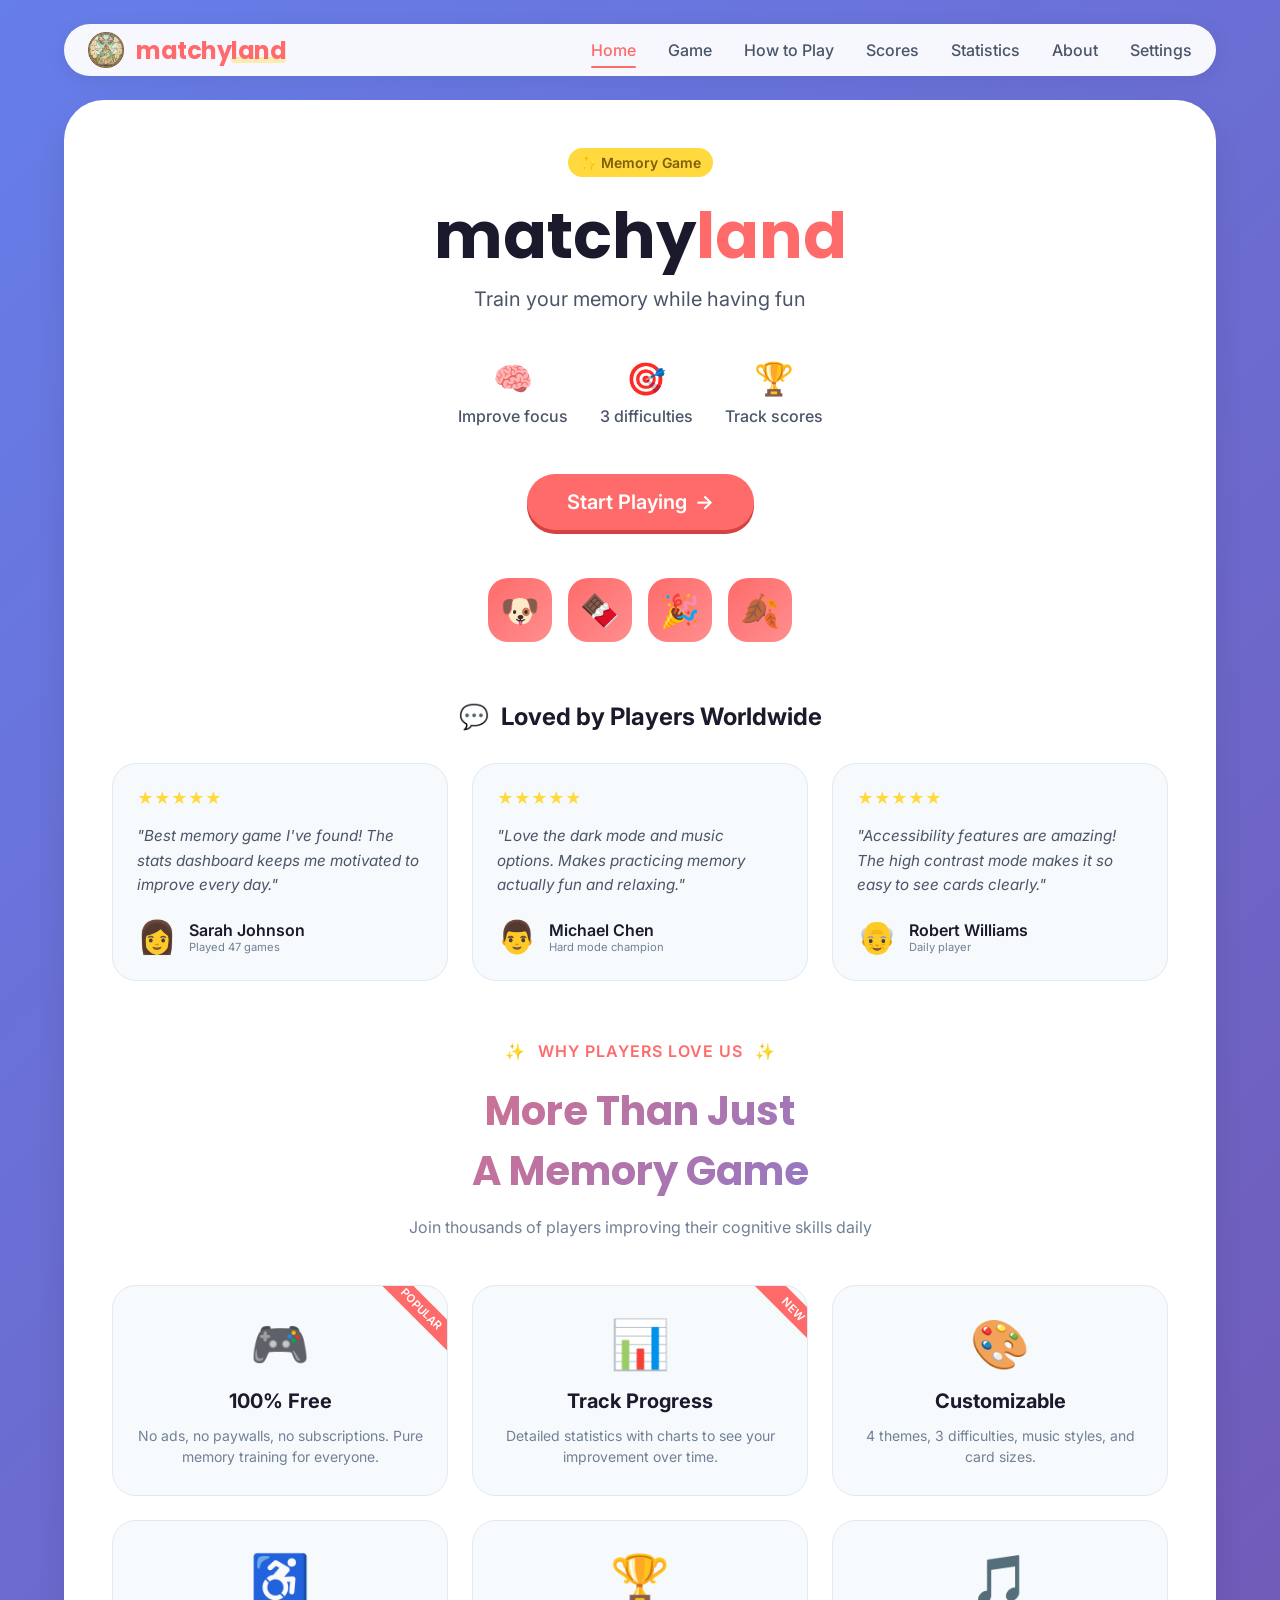
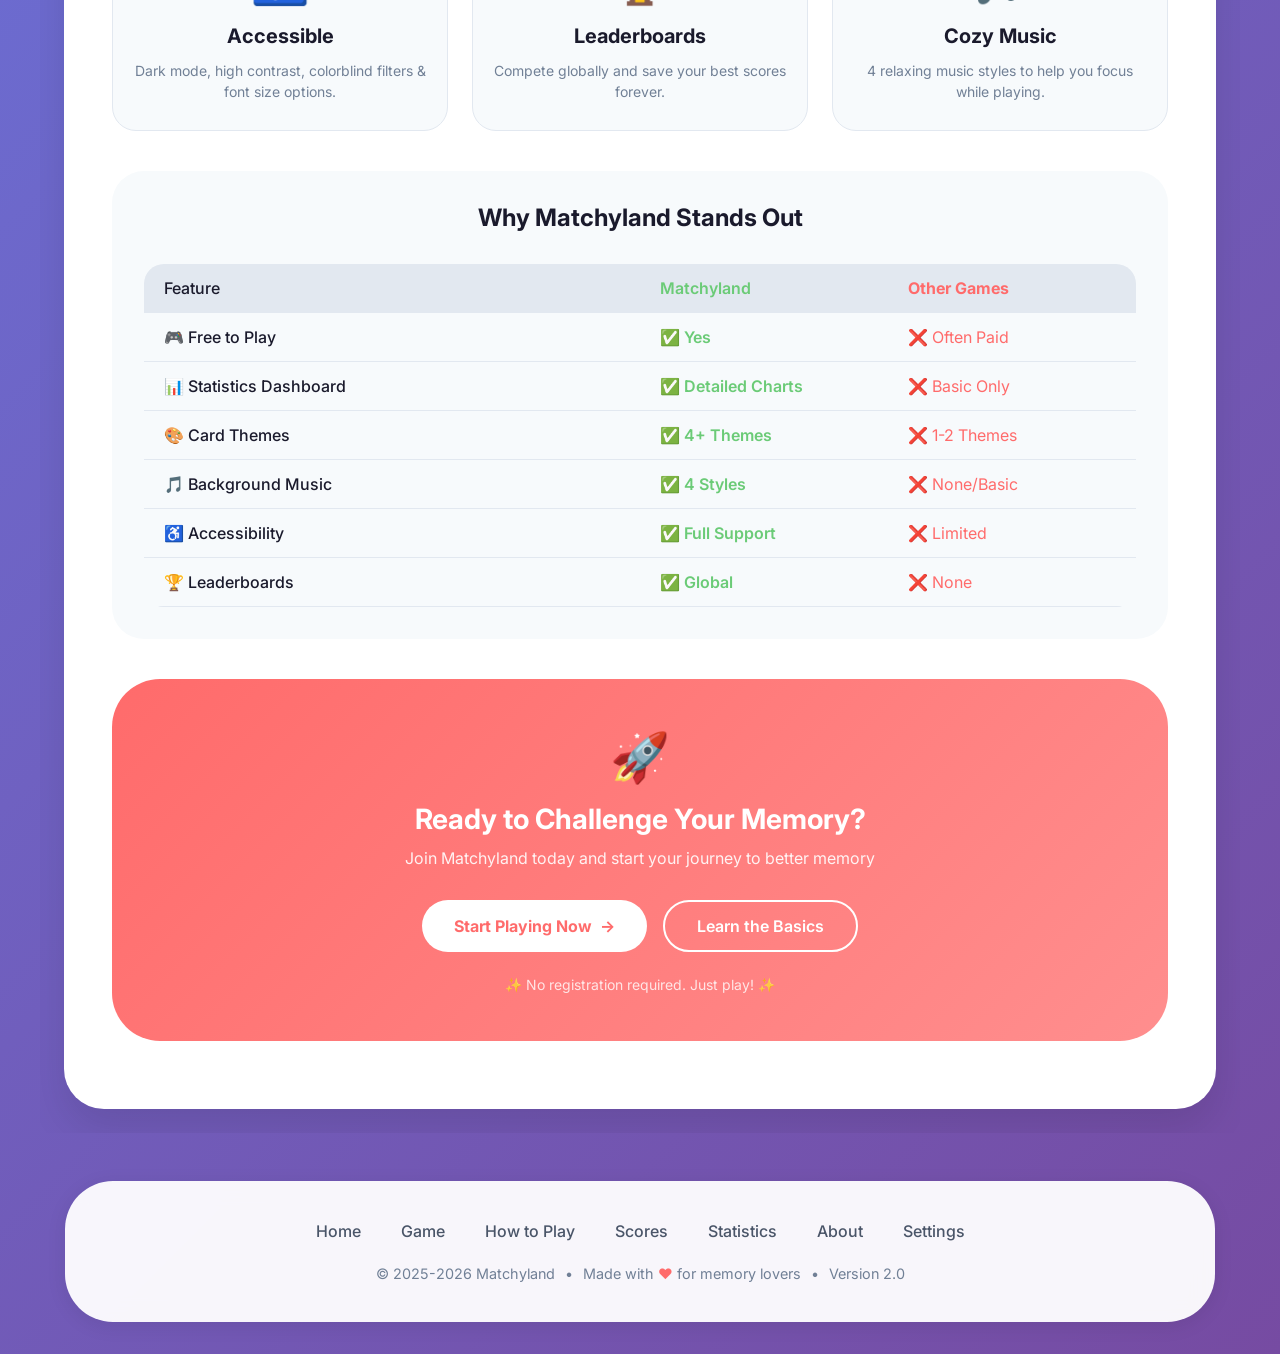
<file: index.html>
<!DOCTYPE html>
<html lang="en">
<head>
    <meta charset="UTF-8">
    <meta name="viewport" content="width=device-width, initial-scale=1.0, user-scalable=yes">
    <title>Matchyland · Memory Card Game</title>
    <link rel="icon" href="Matchyland_Logo.png">
    <link rel="stylesheet" href="style.css">
</head>
<body>
    <div class="app">
        <!-- Navigation -->
        <nav class="nav">
            <div class="nav-container">
                <a href="index.html" class="logo">
                    <img src="Matchyland_Logo.png" alt="Matchyland Logo" class="logo-img">
                    <span class="logo-text">matchy<span class="highlight">land</span></span>
                </a>
                <button class="mobile-menu-btn" id="mobileMenuBtn" aria-label="Menu">☰</button>
                <div class="nav-links" id="navLinks">
                    <a href="index.html" class="nav-link active">Home</a>
                    <a href="game.html" class="nav-link">Game</a>
                    <a href="howto.html" class="nav-link">How to Play</a>
                    <a href="scores.html" class="nav-link">Scores</a>
                    <a href="stats.html" class="nav-link">Statistics</a>
                    <a href="about.html" class="nav-link">About</a>
                    <a href="settings.html" class="nav-link">Settings</a>
                </div>
            </div>
        </nav>

        <!-- Home Content -->
        <main class="main">
            <div class="home">
                <div class="home-content">
                    <span class="badge">✨ Memory Game</span>
                    <h1 class="home-title">
                        matchy<span class="highlight">land</span>
                    </h1>
                    <p class="home-subtitle">
                        Train your memory while having fun
                    </p>
                    
                    <div class="feature-grid">
                        <div class="feature-item">
                            <span class="feature-emoji">🧠</span>
                            <span class="feature-text">Improve focus</span>
                        </div>
                        <div class="feature-item">
                            <span class="feature-emoji">🎯</span>
                            <span class="feature-text">3 difficulties</span>
                        </div>
                        <div class="feature-item">
                            <span class="feature-emoji">🏆</span>
                            <span class="feature-text">Track scores</span>
                        </div>
                    </div>

                    <a href="game.html" class="btn btn-primary btn-large">
                        Start Playing
                        <span class="btn-arrow">→</span>
                    </a>

                    <div class="preview-cards">
                        <div class="preview-card">🐶</div>
                        <div class="preview-card">🍫</div>
                        <div class="preview-card">🎉</div>
                        <div class="preview-card">🍂</div>
                    </div>
                </div>
            </div>

            <div class="testimonials-section">
                <div class="testimonials-header">
                    <span class="testimonials-icon">💬</span>
                    <h3>Loved by Players Worldwide</h3>
                </div>
                <div class="testimonials-grid">
                    <div class="testimonial-card">
                        <div class="testimonial-stars">★★★★★</div>
                        <p class="testimonial-quote">"Best memory game I've found! The stats dashboard keeps me motivated to improve every day."</p>
                        <div class="testimonial-user">
                            <span class="user-avatar">👩</span>
                            <div>
                                <div class="user-name">Sarah Johnson</div>
                                <div class="user-title">Played 47 games</div>
                            </div>
                        </div>
                    </div>
                    <div class="testimonial-card">
                        <div class="testimonial-stars">★★★★★</div>
                        <p class="testimonial-quote">"Love the dark mode and music options. Makes practicing memory actually fun and relaxing."</p>
                        <div class="testimonial-user">
                            <span class="user-avatar">👨</span>
                            <div>
                                <div class="user-name">Michael Chen</div>
                                <div class="user-title">Hard mode champion</div>
                            </div>
                        </div>
                    </div>
                    <div class="testimonial-card">
                        <div class="testimonial-stars">★★★★★</div>
                        <p class="testimonial-quote">"Accessibility features are amazing! The high contrast mode makes it so easy to see cards clearly."</p>
                        <div class="testimonial-user">
                            <span class="user-avatar">👴</span>
                            <div>
                                <div class="user-name">Robert Williams</div>
                                <div class="user-title">Daily player</div>
                            </div>
                        </div>
                    </div>
                </div>
            </div>

            <div class="why-choose-us">
                <div class="section-badge">
                    <span class="badge-sparkle">✨</span>
                    WHY PLAYERS LOVE US
                    <span class="badge-sparkle">✨</span>
                </div>
                <h2 class="section-main-title">More Than Just<br>A Memory Game</h2>
                <p class="section-subtitle">Join thousands of players improving their cognitive skills daily</p>
                
                <div class="choose-grid">
                    <div class="choose-card">
                        <div class="choose-icon">🎮</div>
                        <h3>100% Free</h3>
                        <p>No ads, no paywalls, no subscriptions. Pure memory training for everyone.</p>
                        <div class="card-badge">POPULAR</div>
                    </div>
                    <div class="choose-card">
                        <div class="choose-icon">📊</div>
                        <h3>Track Progress</h3>
                        <p>Detailed statistics with charts to see your improvement over time.</p>
                        <div class="card-badge">NEW</div>
                    </div>
                    <div class="choose-card">
                        <div class="choose-icon">🎨</div>
                        <h3>Customizable</h3>
                        <p>4 themes, 3 difficulties, music styles, and card sizes.</p>
                    </div>
                    <div class="choose-card">
                        <div class="choose-icon">♿</div>
                        <h3>Accessible</h3>
                        <p>Dark mode, high contrast, colorblind filters & font size options.</p>
                    </div>
                    <div class="choose-card">
                        <div class="choose-icon">🏆</div>
                        <h3>Leaderboards</h3>
                        <p>Compete globally and save your best scores forever.</p>
                    </div>
                    <div class="choose-card">
                        <div class="choose-icon">🎵</div>
                        <h3>Cozy Music</h3>
                        <p>4 relaxing music styles to help you focus while playing.</p>
                    </div>
                </div>
            </div>

            <div class="comparison-section">
                <h3 class="comparison-title">Why Matchyland Stands Out</h3>
                <div class="comparison-table">
                    <div class="comparison-row header">
                        <div class="comparison-feature">Feature</div>
                        <div class="comparison-us">Matchyland</div>
                        <div class="comparison-other">Other Games</div>
                    </div>
                    <div class="comparison-row">
                        <div class="comparison-feature">🎮 Free to Play</div>
                        <div class="comparison-us">✅ Yes</div>
                        <div class="comparison-other">❌ Often Paid</div>
                    </div>
                    <div class="comparison-row">
                        <div class="comparison-feature">📊 Statistics Dashboard</div>
                        <div class="comparison-us">✅ Detailed Charts</div>
                        <div class="comparison-other">❌ Basic Only</div>
                    </div>
                    <div class="comparison-row">
                        <div class="comparison-feature">🎨 Card Themes</div>
                        <div class="comparison-us">✅ 4+ Themes</div>
                        <div class="comparison-other">❌ 1-2 Themes</div>
                    </div>
                    <div class="comparison-row">
                        <div class="comparison-feature">🎵 Background Music</div>
                        <div class="comparison-us">✅ 4 Styles</div>
                        <div class="comparison-other">❌ None/Basic</div>
                    </div>
                    <div class="comparison-row">
                        <div class="comparison-feature">♿ Accessibility</div>
                        <div class="comparison-us">✅ Full Support</div>
                        <div class="comparison-other">❌ Limited</div>
                    </div>
                    <div class="comparison-row">
                        <div class="comparison-feature">🏆 Leaderboards</div>
                        <div class="comparison-us">✅ Global</div>
                        <div class="comparison-other">❌ None</div>
                    </div>
                </div>
            </div>

            <!-- ===== SECTION 5: Call to Action Banner ===== -->
            <div class="final-cta">
                <div class="final-cta-content">
                    <div class="final-cta-icon">🚀</div>
                    <h3 class="final-cta-title">Ready to Challenge Your Memory?</h3>
                    <p class="final-cta-text">Join Matchyland today and start your journey to better memory</p>
                    <div class="final-cta-buttons">
                        <a href="game.html" class="final-cta-primary">
                            Start Playing Now
                            <span class="arrow">→</span>
                        </a>
                        <a href="howto.html" class="final-cta-secondary">
                            Learn the Basics
                        </a>
                    </div>
                    <p class="final-cta-note">✨ No registration required. Just play! ✨</p>
                </div>
            </div>

        </main>
    </div>

    <script src="shared.js"></script>

    <footer class="simple-footer">
        <div class="footer-links-simple">
            <a href="index.html">Home</a>
            <a href="game.html">Game</a>
            <a href="howto.html">How to Play</a>
            <a href="scores.html">Scores</a>
            <a href="stats.html">Statistics</a>
            <a href="about.html">About</a>
            <a href="settings.html">Settings</a>
        </div>
        
        <div class="footer-copyright-simple">
            <span>© 2025-2026 Matchyland</span>
            <span>•</span>
            <span>Made with <span class="footer-heart-simple">❤️</span> for memory lovers</span>
            <span>•</span>
            <span>Version 2.0</span>
        </div>
    </footer>
    
</body>
</html>
</file>
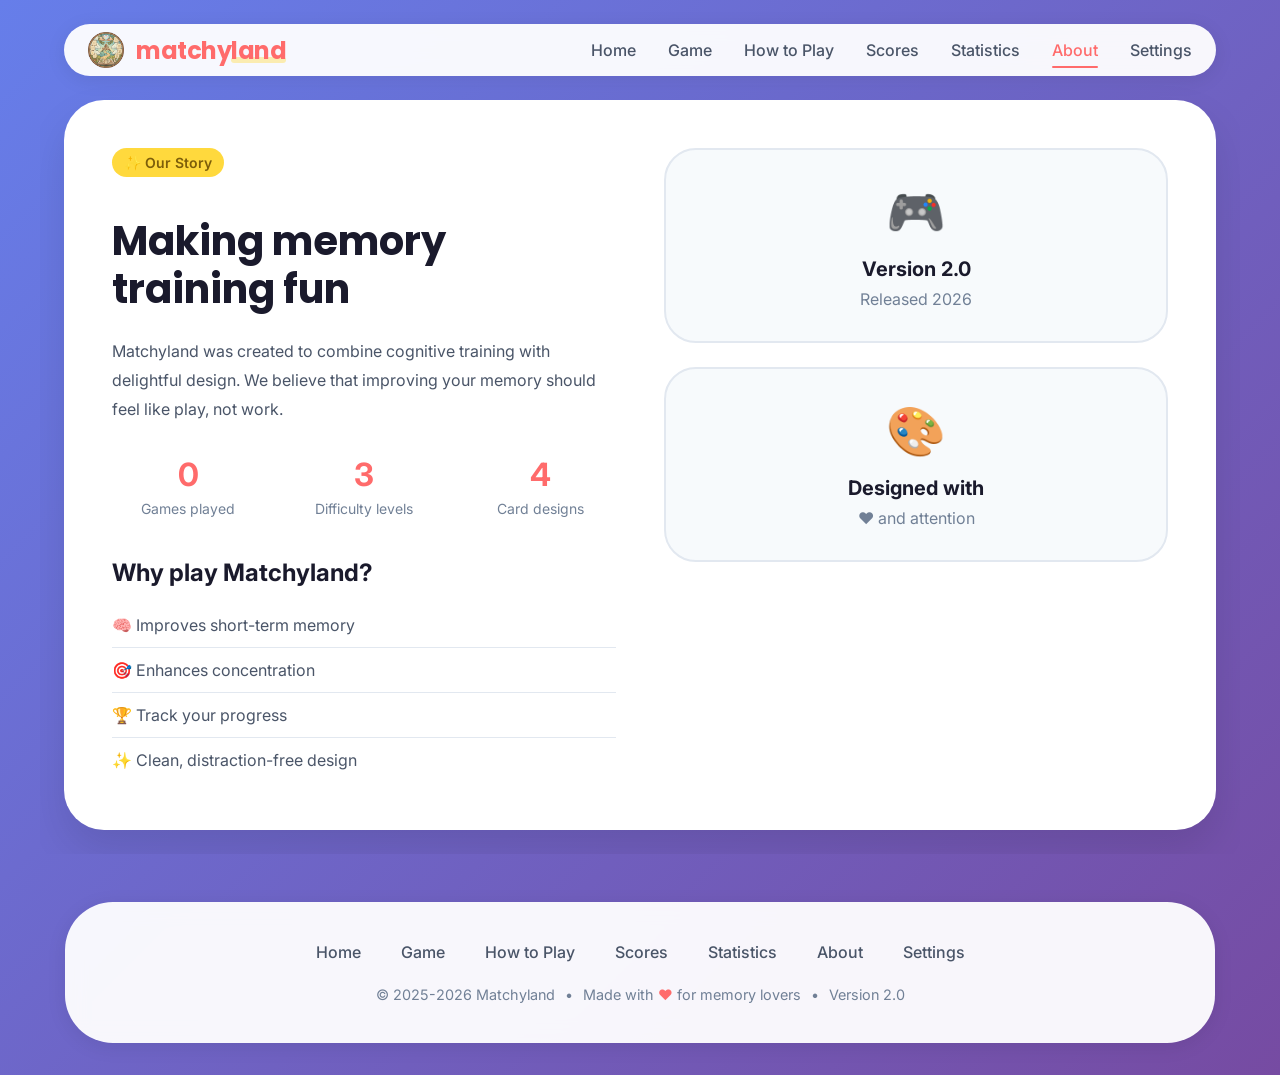
<file: about.html>
<!DOCTYPE html>
<html lang="en">
<head>
    <meta charset="UTF-8">
    <meta name="viewport" content="width=device-width, initial-scale=1.0, user-scalable=yes">
    <title>Matchyland · About</title>
    <link rel="icon" href="Matchyland_Logo.png">
    <link rel="stylesheet" href="style.css">
</head>
<body>
    <div class="app">
        <!-- Navigation -->
        <nav class="nav">
            <div class="nav-container">
                <a href="index.html" class="logo">
                    <img src="Matchyland_Logo.png" alt="Matchyland Logo" class="logo-img">
                    <span class="logo-text">matchy<span class="highlight">land</span></span>
                </a>
                <button class="mobile-menu-btn" id="mobileMenuBtn" aria-label="Menu">☰</button>
                <div class="nav-links" id="navLinks">
                    <a href="index.html" class="nav-link">Home</a>
                    <a href="game.html" class="nav-link">Game</a>
                    <a href="howto.html" class="nav-link">How to Play</a>
                    <a href="scores.html" class="nav-link">Scores</a>
                    <a href="stats.html" class="nav-link">Statistics</a>
                    <a href="about.html" class="nav-link active">About</a>
                    <a href="settings.html" class="nav-link">Settings</a>
                </div>
            </div>
        </nav>

        <!-- About Content -->
        <main class="main">
            <div class="about-grid">
                <div class="about-content">
                    <span class="badge">✨ Our Story</span>
                    <h1 class="about-title">Making memory training fun</h1>
                    <p class="about-text">
                        Matchyland was created to combine cognitive training with 
                        delightful design. We believe that improving your memory 
                        should feel like play, not work.
                    </p>
                    
                    <div class="stats-mini-grid">
                        <div class="mini-stat">
                            <span class="mini-stat-value" id="gamesPlayed">0</span>
                            <span class="mini-stat-label">Games played</span>
                        </div>
                        <div class="mini-stat">
                            <span class="mini-stat-value">3</span>
                            <span class="mini-stat-label">Difficulty levels</span>
                        </div>
                        <div class="mini-stat">
                            <span class="mini-stat-value">4</span>
                            <span class="mini-stat-label">Card designs</span>
                        </div>
                    </div>

                    <h2 class="about-subtitle">Why play Matchyland?</h2>
                    <ul class="about-list">
                        <li class="about-list-item">🧠 Improves short-term memory</li>
                        <li class="about-list-item">🎯 Enhances concentration</li>
                        <li class="about-list-item">🏆 Track your progress</li>
                        <li class="about-list-item">✨ Clean, distraction-free design</li>
                    </ul>
                </div>

                <div class="about-illustration">
                    <div class="illustration-card">
                        <div class="illustration-icon">🎮</div>
                        <h3>Version 2.0</h3>
                        <p>Released 2026</p>
                    </div>
                    <div class="illustration-card">
                        <div class="illustration-icon">🎨</div>
                        <h3>Designed with</h3>
                        <p>♥ and attention</p>
                    </div>
                </div>
            </div>
        </main>
    </div>

    <script src="shared.js"></script>
    <script>
        // Count total games played from localStorage
        function updateGameStats() {
            const scores = localStorage.getItem('matchylandScores');
            if (scores) {
                const allScores = JSON.parse(scores);
                let totalGames = 0;
                totalGames += allScores.easy?.length || 0;
                totalGames += allScores.medium?.length || 0;
                totalGames += allScores.hard?.length || 0;
                
                const gamesPlayedSpan = document.getElementById('gamesPlayed');
                if (gamesPlayedSpan) {
                    gamesPlayedSpan.textContent = totalGames;
                }
            }
        }
        updateGameStats();
    </script>

    <footer class="simple-footer">
        <div class="footer-links-simple">
            <a href="index.html">Home</a>
            <a href="game.html">Game</a>
            <a href="howto.html">How to Play</a>
            <a href="scores.html">Scores</a>
            <a href="stats.html">Statistics</a>
            <a href="about.html">About</a>
            <a href="settings.html">Settings</a>
        </div>
        
        <div class="footer-copyright-simple">
            <span>© 2025-2026 Matchyland</span>
            <span>•</span>
            <span>Made with <span class="footer-heart-simple">❤️</span> for memory lovers</span>
            <span>•</span>
            <span>Version 2.0</span>
        </div>
    </footer>

</body>
</html>
</file>
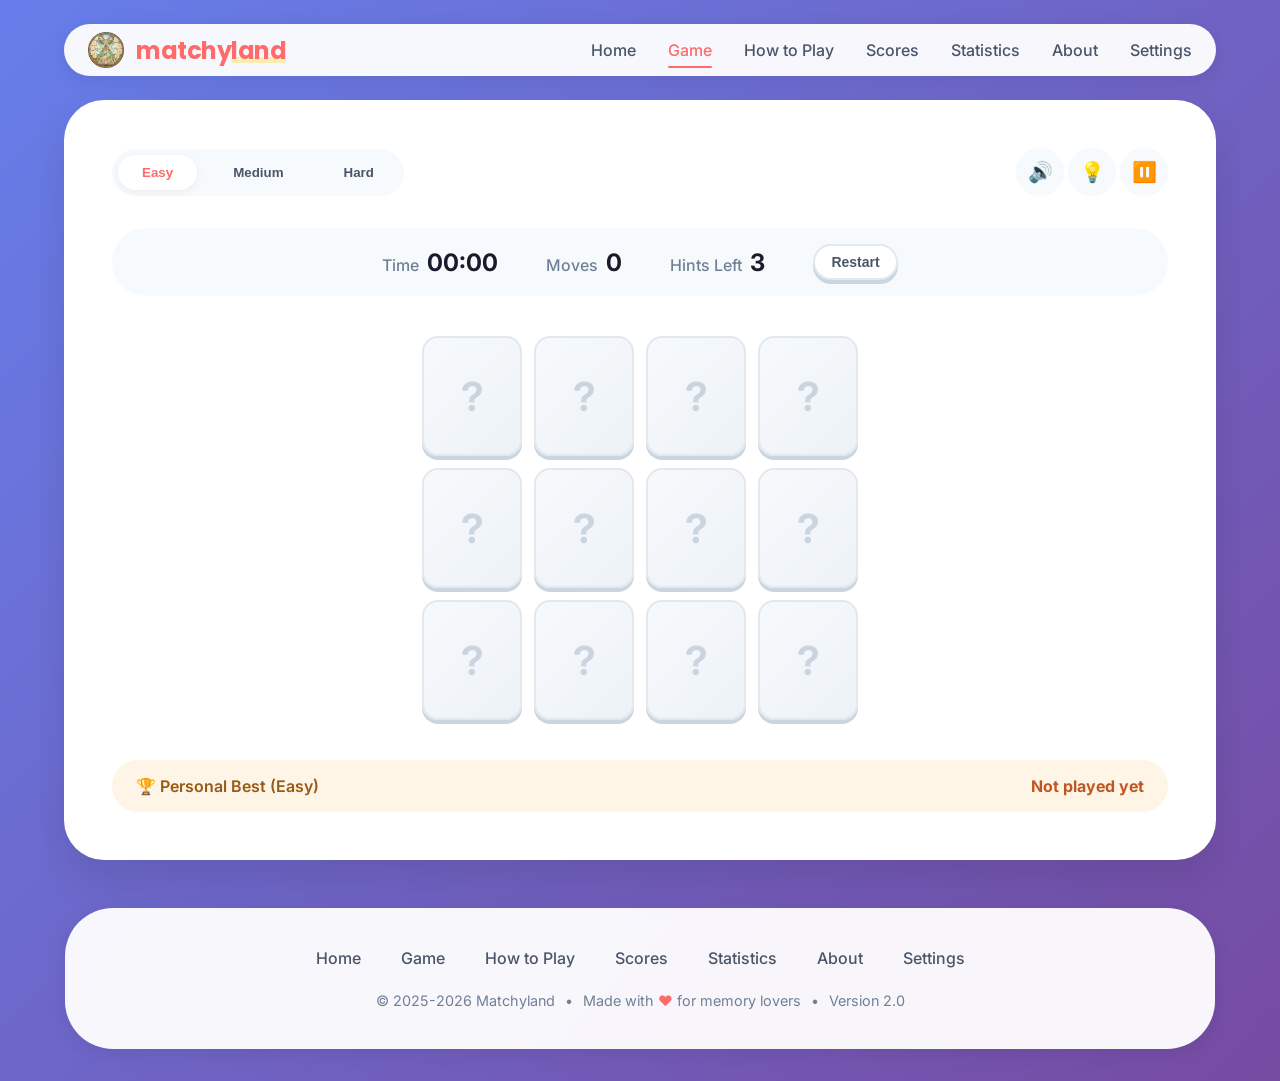
<file: game.html>
<!DOCTYPE html>
<html lang="en">
<head>
    <meta charset="UTF-8">
    <meta name="viewport" content="width=device-width, initial-scale=1.0, user-scalable=yes">
    <link rel="icon" href="Matchyland_Logo.png">
    <title>Matchyland · Play Game</title>
    <link rel="stylesheet" href="style.css">
</head>
<body>
    <div class="app">
        <!-- Navigation -->
        <nav class="nav">
            <div class="nav-container">
                <a href="index.html" class="logo">
                    <img src="Matchyland_Logo.png" alt="Matchyland Logo" class="logo-img">
                    <span class="logo-text">matchy<span class="highlight">land</span></span>
                </a>
                <button class="mobile-menu-btn" id="mobileMenuBtn" aria-label="Menu">☰</button>
                <div class="nav-links" id="navLinks">
                    <a href="index.html" class="nav-link">Home</a>
                    <a href="game.html" class="nav-link active">Game</a>
                    <a href="howto.html" class="nav-link">How to Play</a>
                    <a href="scores.html" class="nav-link">Scores</a>
                    <a href="stats.html" class="nav-link">Statistics</a>
                    <a href="about.html" class="nav-link">About</a>
                    <a href="settings.html" class="nav-link">Settings</a>
                </div>
            </div>
        </nav>

        <!-- Game Content -->
        <main class="main">
            <div class="game-header">
                <div class="difficulty-selector" id="difficultySelector">
                    <button class="difficulty-btn active" onclick="changeDifficulty('easy')">Easy</button>
                    <button class="difficulty-btn" onclick="changeDifficulty('medium')">Medium</button>
                    <button class="difficulty-btn" onclick="changeDifficulty('hard')">Hard</button>
                </div>
                <div class="game-actions">
                    <button class="icon-btn" onclick="toggleSound()" id="soundBtn">🔊</button>
                    <!-- New: Hint Button -->
                    <button class="icon-btn" onclick="useHint()" id="hintBtn" title="Use hint (3 per game)">💡</button>
                    <!-- New: Pause Button -->
                    <button class="icon-btn" onclick="togglePause()" id="pauseBtn" title="Pause game">⏸️</button>
                </div>
            </div>

            <div class="stats-bar">
                <div class="stat">
                    <span class="stat-label">Time</span>
                    <span class="stat-value" id="timer">00:00</span>
                </div>
                <div class="stat">
                    <span class="stat-label">Moves</span>
                    <span class="stat-value" id="moves">0</span>
                </div>
                <div class="stat">
                    <span class="stat-label">Hints Left</span>
                    <span class="stat-value" id="hintsLeft">3</span>
                </div>
                <button class="btn btn-secondary btn-small" onclick="restartGame()">Restart</button>
            </div>

            <div class="board" id="gameBoard">
                <!-- Cards will be generated by JavaScript -->
            </div>

            <!-- New: Pause Overlay -->
            <div id="pauseOverlay" class="pause-overlay" style="display: none;">
                <div class="pause-content">
                    <h2>⏸️ Game Paused</h2>
                    <p>Click anywhere to resume</p>
                    <button class="btn btn-primary" onclick="togglePause()">Resume Game</button>
                </div>
            </div>

            <div class="personal-best-card" id="personalBest">
                <span class="pb-label">🏆 Personal Best (Easy)</span>
                <span class="pb-value" id="bestScore">Not played yet</span>
            </div>
        </main>

    <!-- Game Over Modal -->
    <div id="gameOverModal" class="modal">
        <div class="modal-content">
            <h2 class="modal-title" id="modalTitle">Great job! 🎉</h2>
            <div class="modal-stats">
                <div class="modal-stat">
                    <span class="modal-stat-label">Moves</span>
                    <span class="modal-stat-value" id="finalMoves">0</span>
                </div>
                <div class="modal-stat">
                    <span class="modal-stat-label">Time</span>
                    <span class="modal-stat-value" id="finalTime">00:00</span>
                </div>
            </div>
            <div class="new-record-badge" id="newRecordBadge" style="display: none;">
                ⭐ New Personal Record!
            </div>
            <div class="modal-actions">
                <button onclick="playAgain()" class="btn btn-primary">Play Again</button>
                <button onclick="closeModal()" class="btn btn-secondary">Close</button>
            </div>
            <button onclick="closeModal()" class="modal-close">✕</button>
        </div>
    </div>

    <script src="game.js"></script>
    <script src="settings.js"></script>
    <script src="shared.js"></script>

    <footer class="simple-footer">
        <div class="footer-links-simple">
            <a href="index.html">Home</a>
            <a href="game.html">Game</a>
            <a href="howto.html">How to Play</a>
            <a href="scores.html">Scores</a>
            <a href="stats.html">Statistics</a>
            <a href="about.html">About</a>
            <a href="settings.html">Settings</a>
        </div>
        
        <div class="footer-copyright-simple">
            <span>© 2025-2026 Matchyland</span>
            <span>•</span>
            <span>Made with <span class="footer-heart-simple">❤️</span> for memory lovers</span>
            <span>•</span>
            <span>Version 2.0</span>
        </div>
    </footer>
        
</body>
</html>
</file>
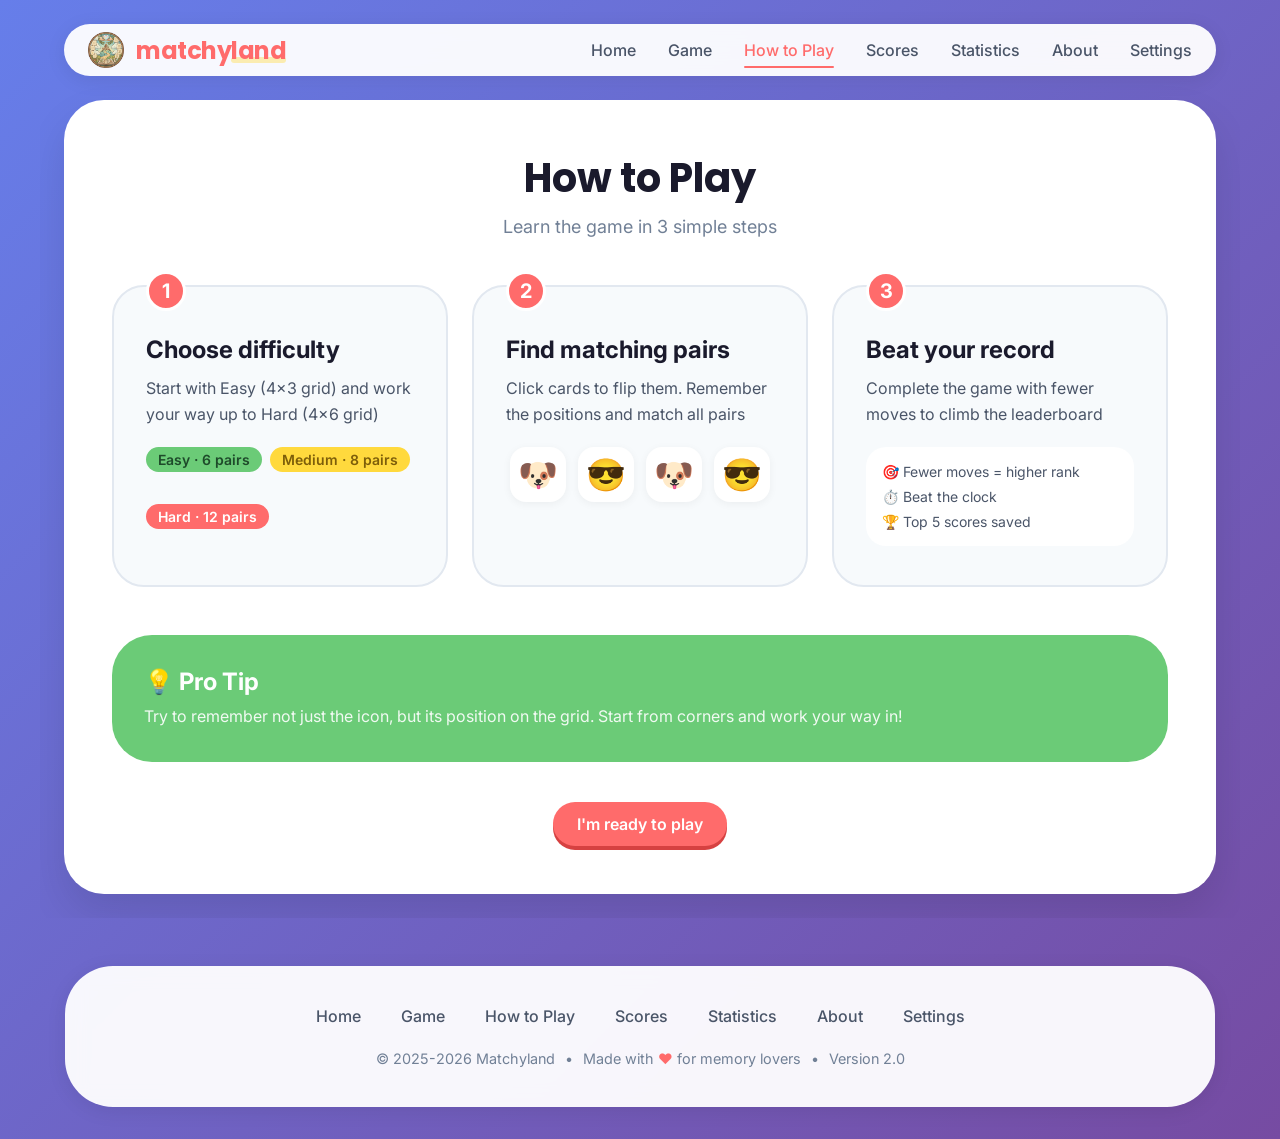
<file: howto.html>
<!DOCTYPE html>
<html lang="en">
<head>
    <meta charset="UTF-8">
    <meta name="viewport" content="width=device-width, initial-scale=1.0, user-scalable=yes">
    <link rel="icon" href="Matchyland_Logo.png">
    <title>Matchyland · How to Play</title>
    <link rel="stylesheet" href="style.css">
</head>
<body>
    <div class="app">
        <!-- Navigation -->
        <nav class="nav">
            <div class="nav-container">
                <a href="index.html" class="logo">
                    <img src="Matchyland_Logo.png" alt="Matchyland Logo" class="logo-img">
                    <span class="logo-text">matchy<span class="highlight">land</span></span>
                </a>
                <button class="mobile-menu-btn" id="mobileMenuBtn" aria-label="Menu">☰</button>
                <div class="nav-links" id="navLinks">
                    <a href="index.html" class="nav-link">Home</a>
                    <a href="game.html" class="nav-link">Game</a>
                    <a href="howto.html" class="nav-link active">How to Play</a>
                    <a href="scores.html" class="nav-link">Scores</a>
                    <a href="stats.html" class="nav-link">Statistics</a>
                    <a href="about.html" class="nav-link">About</a>
                    <a href="settings.html" class="nav-link">Settings</a>
                </div>
            </div>
        </nav>

        <!-- How To Content -->
        <main class="main">
            <div class="page-header">
                <h1 class="page-title">How to Play</h1>
                <p class="page-subtitle">Learn the game in 3 simple steps</p>
            </div>

            <div class="steps-grid">
                <div class="step-card">
                    <div class="step-number">1</div>
                    <h3 class="step-title">Choose difficulty</h3>
                    <p class="step-description">
                        Start with Easy (4x3 grid) and work your way up to Hard (4x6 grid)
                    </p>
                    <div class="step-example">
                        <span class="badge badge-easy">Easy · 6 pairs</span>
                        <span class="badge badge-medium">Medium · 8 pairs</span>
                        <span class="badge badge-hard">Hard · 12 pairs</span>
                    </div>
                </div>

                <div class="step-card">
                    <div class="step-number">2</div>
                    <h3 class="step-title">Find matching pairs</h3>
                    <p class="step-description">
                        Click cards to flip them. Remember the positions and match all pairs
                    </p>
                    <div class="step-preview">
                        <span class="preview-icon">🐶</span>
                        <span class="preview-icon">😎</span>
                        <span class="preview-icon">🐶</span>
                        <span class="preview-icon">😎</span>
                    </div>
                </div>

                <div class="step-card">
                    <div class="step-number">3</div>
                    <h3 class="step-title">Beat your record</h3>
                    <p class="step-description">
                        Complete the game with fewer moves to climb the leaderboard
                    </p>
                    <div class="stats-mini">
                        <div>🎯 Fewer moves = higher rank</div>
                        <div>⏱️ Beat the clock</div>
                        <div>🏆 Top 5 scores saved</div>
                    </div>
                </div>
            </div>

            <div class="tip-container">
                <h3 class="tip-title">💡 Pro Tip</h3>
                <p class="tip-text">
                    Try to remember not just the icon, but its position on the grid. 
                    Start from corners and work your way in!
                </p>
            </div>

            <div class="cta-container">
                <a href="game.html" class="btn btn-primary">I'm ready to play</a>
            </div>
        </main>
    </div>

    <script src="shared.js"></script>

    <footer class="simple-footer">
        <div class="footer-links-simple">
            <a href="index.html">Home</a>
            <a href="game.html">Game</a>
            <a href="howto.html">How to Play</a>
            <a href="scores.html">Scores</a>
            <a href="stats.html">Statistics</a>
            <a href="about.html">About</a>
            <a href="settings.html">Settings</a>
        </div>
        
        <div class="footer-copyright-simple">
            <span>© 2025-2026 Matchyland</span>
            <span>•</span>
            <span>Made with <span class="footer-heart-simple">❤️</span> for memory lovers</span>
            <span>•</span>
            <span>Version 2.0</span>
        </div>
    </footer>
    
</body>
</html>
</file>
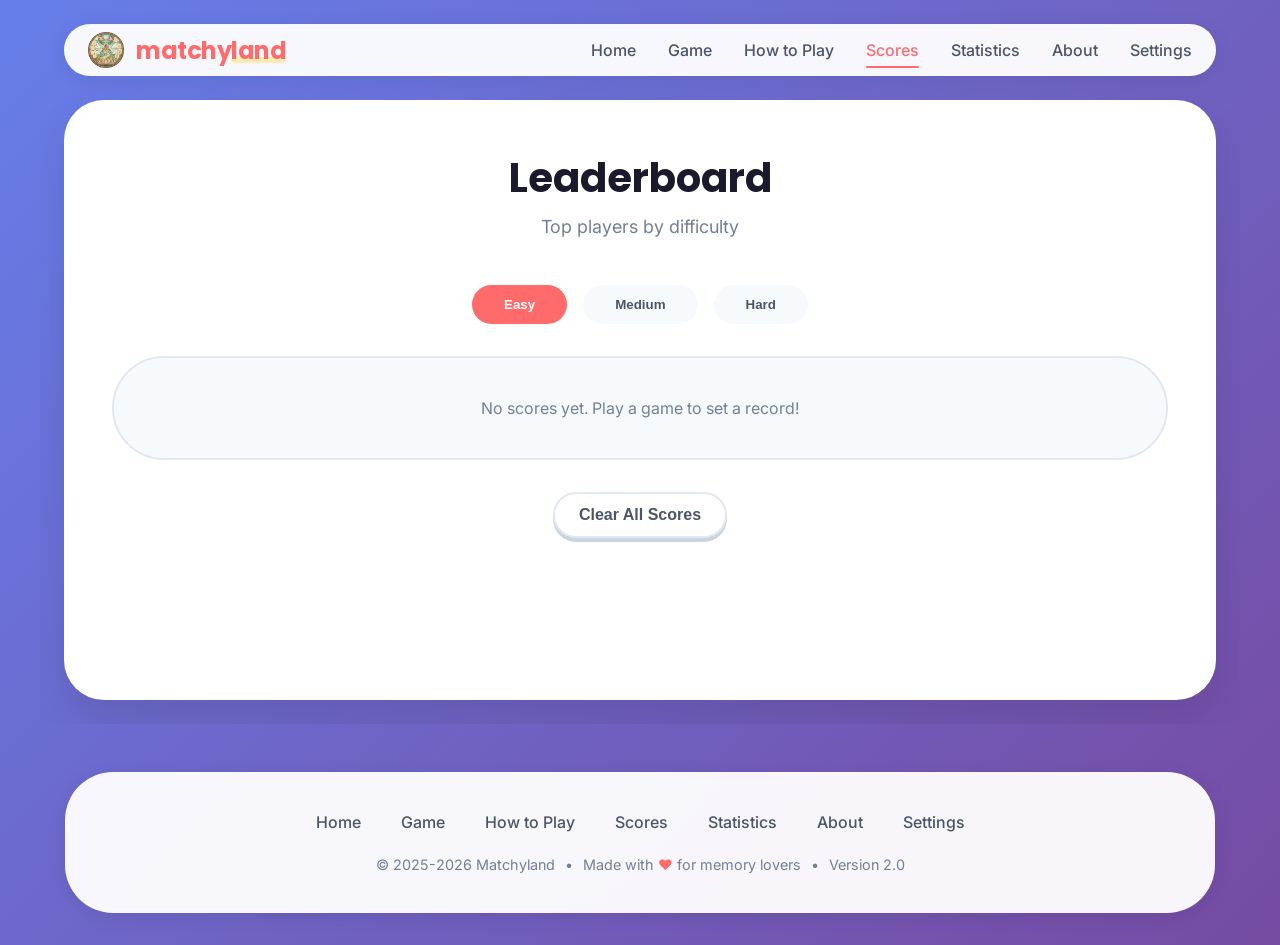
<file: scores.html>
<!DOCTYPE html>
<html lang="en">
<head>
    <meta charset="UTF-8">
    <meta name="viewport" content="width=device-width, initial-scale=1.0, user-scalable=yes">
    <title>Matchyland · High Scores</title>
    <link rel="icon" href="Matchyland_Logo.png">
    <link rel="stylesheet" href="style.css">
</head>
<body>
    <div class="app">
        <!-- Navigation -->
        <nav class="nav">
            <div class="nav-container">
                <a href="index.html" class="logo">
                    <img src="Matchyland_Logo.png" alt="Matchyland Logo" class="logo-img">
                    <span class="logo-text">matchy<span class="highlight">land</span></span>
                </a>
                <button class="mobile-menu-btn" id="mobileMenuBtn" aria-label="Menu">☰</button>
                <div class="nav-links" id="navLinks">
                    <a href="index.html" class="nav-link">Home</a>
                    <a href="game.html" class="nav-link">Game</a>
                    <a href="howto.html" class="nav-link">How to Play</a>
                    <a href="scores.html" class="nav-link active">Scores</a>
                    <a href="stats.html" class="nav-link">Statistics</a>
                    <a href="about.html" class="nav-link">About</a>
                    <a href="settings.html" class="nav-link">Settings</a>
                </div>
            </div>
        </nav>

        <!-- Scores Content -->
        <main class="main">
            <div class="page-header">
                <h1 class="page-title">Leaderboard</h1>
                <p class="page-subtitle">Top players by difficulty</p>
            </div>

            <div class="scores-tabs">
                <button class="tab-btn active" onclick="showDifficulty('easy')">Easy</button>
                <button class="tab-btn" onclick="showDifficulty('medium')">Medium</button>
                <button class="tab-btn" onclick="showDifficulty('hard')">Hard</button>
            </div>

            <div class="leaderboard" id="leaderboard">
                <!-- Scores will be populated by JavaScript -->
            </div>

            <div class="leaderboard-footer">
                <button class="btn btn-secondary" onclick="clearAllScores()">Clear All Scores</button>
            </div>
        </main>
    </div>

    <script src="scores.js"></script>
    <script src="shared.js"></script>

    <footer class="simple-footer">
        <div class="footer-links-simple">
            <a href="index.html">Home</a>
            <a href="game.html">Game</a>
            <a href="howto.html">How to Play</a>
            <a href="scores.html">Scores</a>
            <a href="stats.html">Statistics</a>
            <a href="about.html">About</a>
            <a href="settings.html">Settings</a>
        </div>
        
        <div class="footer-copyright-simple">
            <span>© 2025-2026 Matchyland</span>
            <span>•</span>
            <span>Made with <span class="footer-heart-simple">❤️</span> for memory lovers</span>
            <span>•</span>
            <span>Version 2.0</span>
        </div>
    </footer>
    
</body>
</html>
</file>
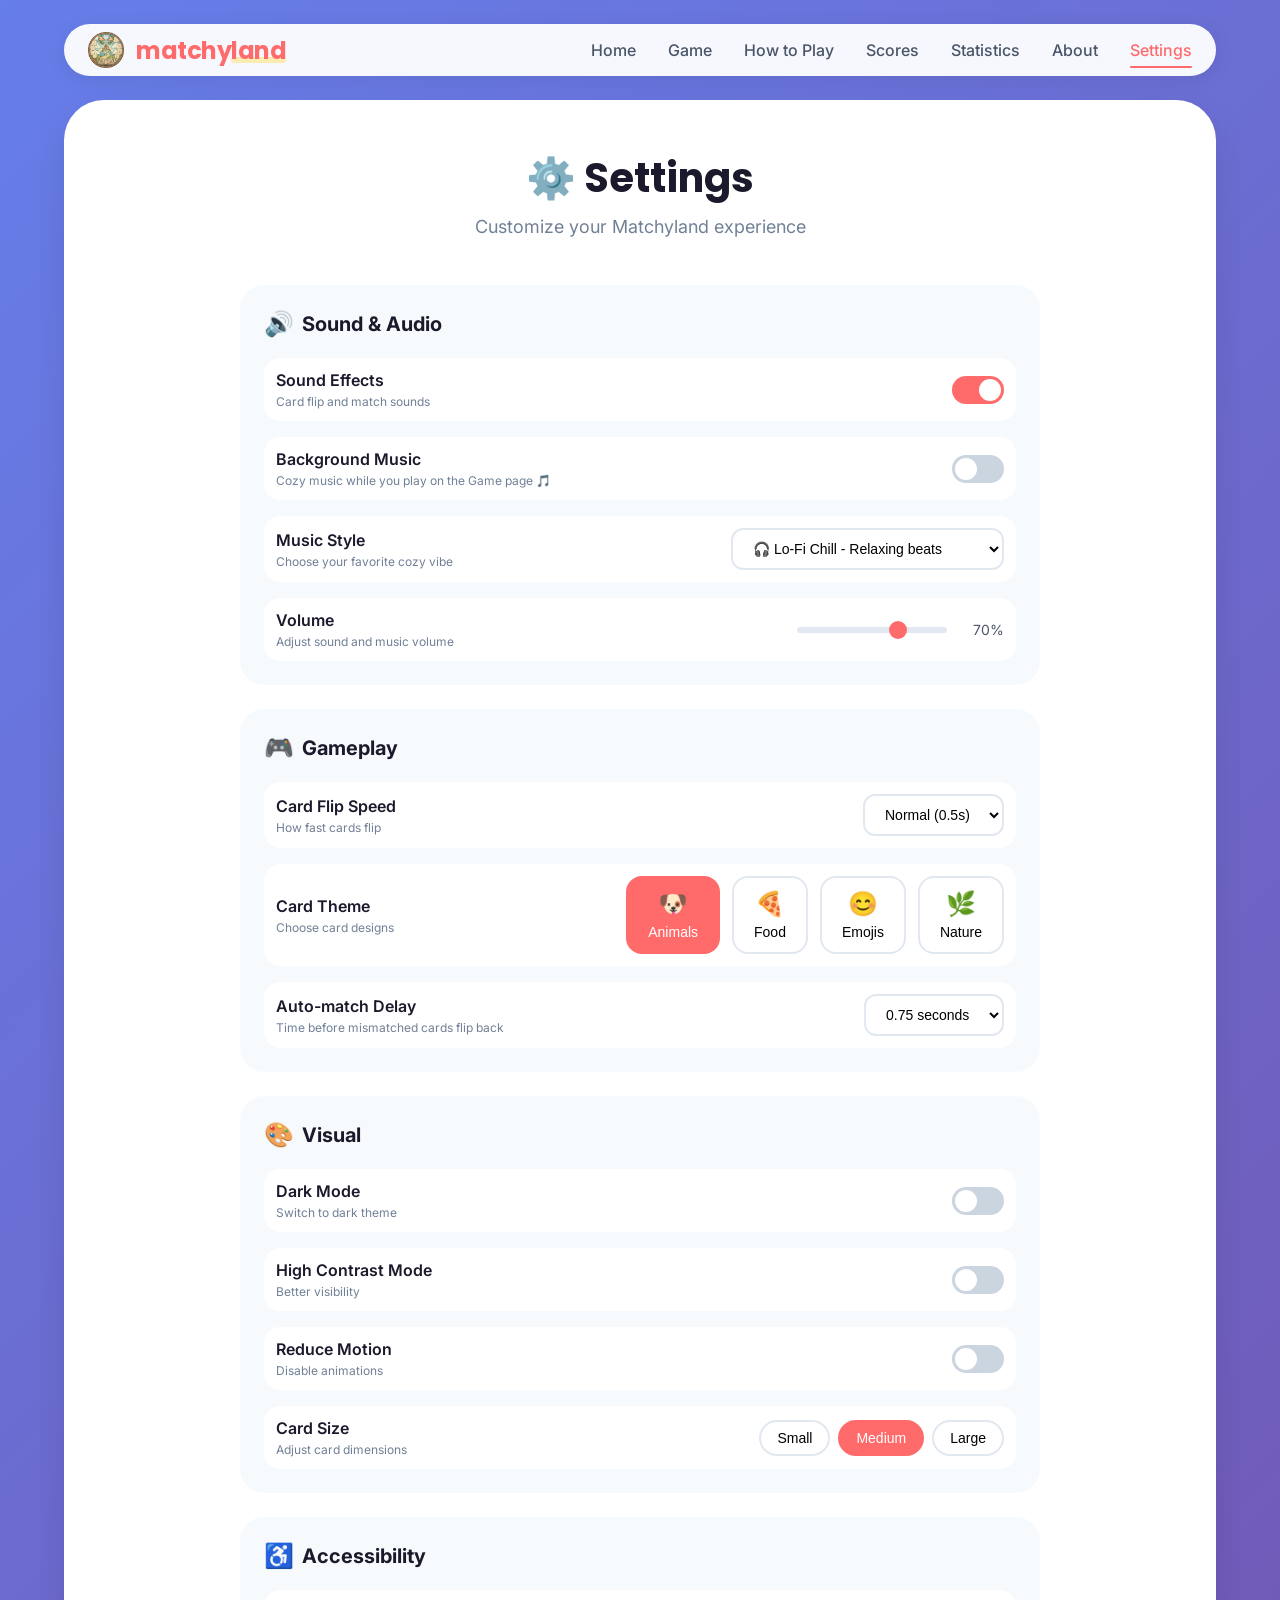
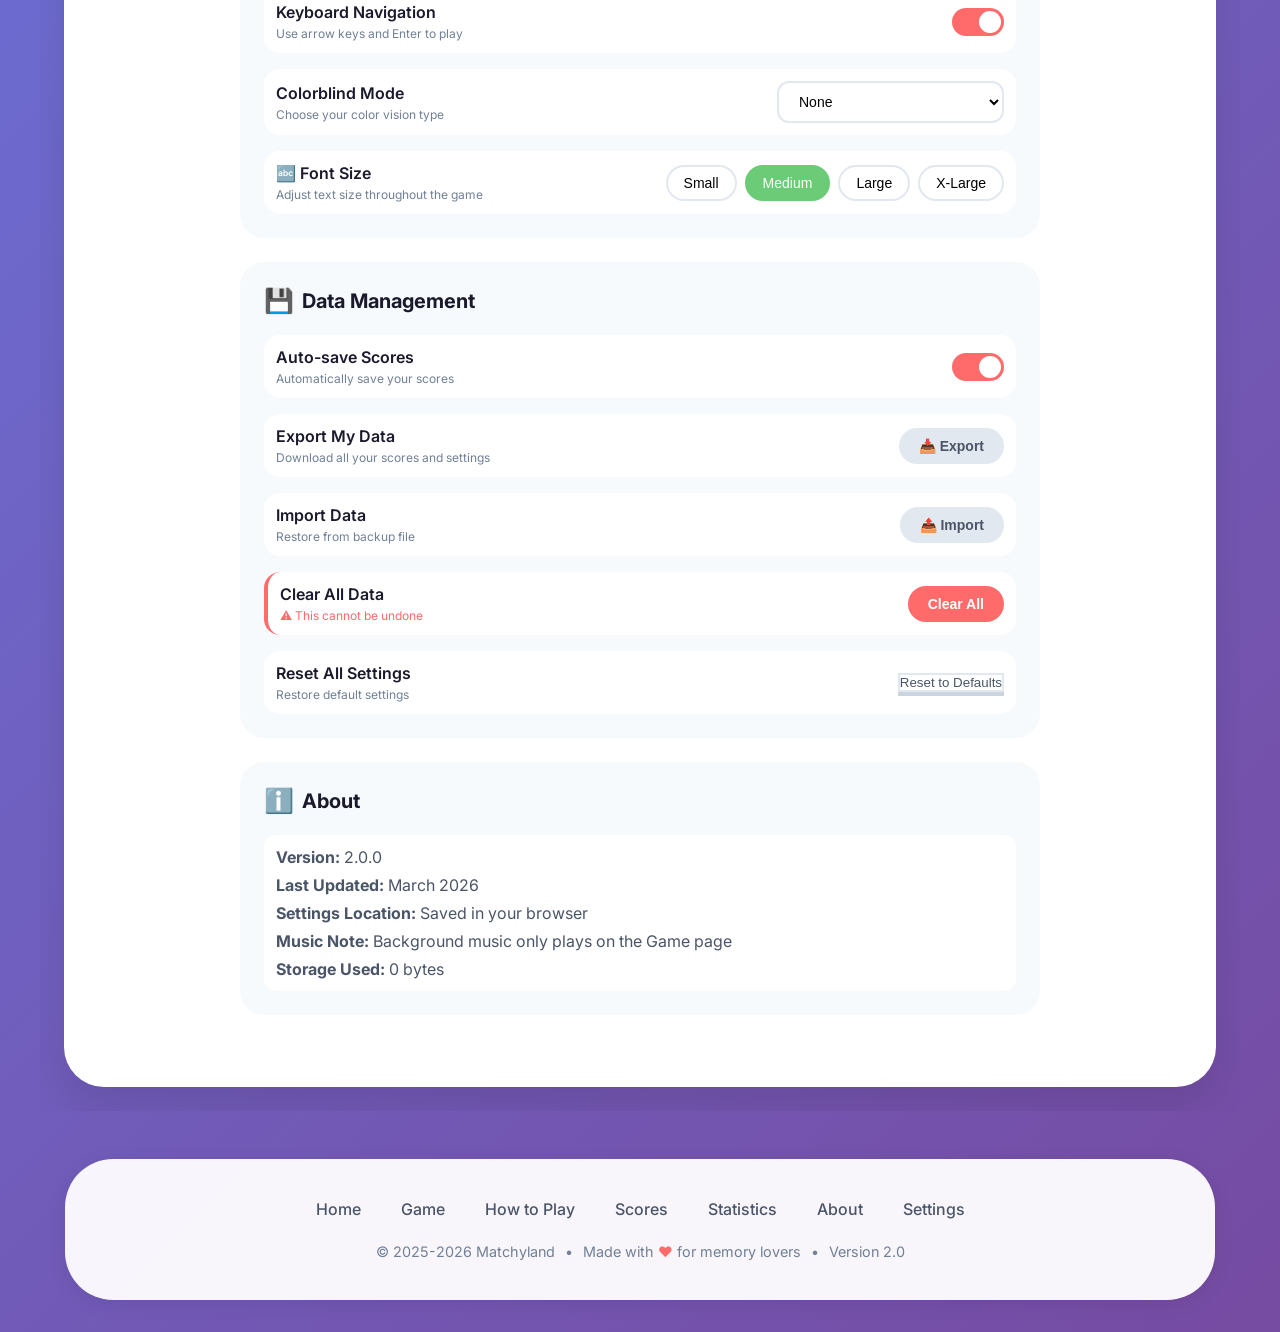
<file: settings.html>
<!DOCTYPE html>
<html lang="en">
<head>
    <meta charset="UTF-8">
    <meta name="viewport" content="width=device-width, initial-scale=1.0, user-scalable=yes">
    <title>Matchyland · Settings</title>
    <link rel="icon" href="Matchyland_Logo.png">
    <link rel="stylesheet" href="style.css">
</head>
<body>
    <div class="app">
        <!-- Navigation -->
        <nav class="nav">
            <div class="nav-container">
                <a href="index.html" class="logo">
                    <img src="Matchyland_Logo.png" alt="Matchyland Logo" class="logo-img">
                    <span class="logo-text">matchy<span class="highlight">land</span></span>
                </a>
                <button class="mobile-menu-btn" id="mobileMenuBtn" aria-label="Menu">☰</button>
                <div class="nav-links" id="navLinks">
                    <a href="index.html" class="nav-link">Home</a>
                    <a href="game.html" class="nav-link">Game</a>
                    <a href="howto.html" class="nav-link">How to Play</a>
                    <a href="scores.html" class="nav-link">Scores</a>
                    <a href="stats.html" class="nav-link">Statistics</a>
                    <a href="about.html" class="nav-link">About</a>
                    <a href="settings.html" class="nav-link active">Settings</a>
                </div>
            </div>
        </nav>

        <!-- Settings Content -->
        <main class="main">
            <div class="page-header">
                <h1 class="page-title">⚙️ Settings</h1>
                <p class="page-subtitle">Customize your Matchyland experience</p>
            </div>

            <div class="settings-container">
                <!-- Sound & Audio Section -->
                <div class="settings-section">
                    <h2 class="settings-section-title">
                        <span class="section-icon">🔊</span>
                        Sound & Audio
                    </h2>
                    <div class="settings-group">
                        <div class="setting-item">
                            <div class="setting-info">
                                <label class="setting-label">Sound Effects</label>
                                <p class="setting-desc">Card flip and match sounds</p>
                            </div>
                            <label class="toggle-switch">
                                <input type="checkbox" id="soundToggle" checked>
                                <span class="toggle-slider"></span>
                            </label>
                        </div>
                        
                        <div class="setting-item">
                            <div class="setting-info">
                                <label class="setting-label">Background Music</label>
                                <p class="setting-desc">Cozy music while you play on the Game page 🎵</p>
                            </div>
                            <label class="toggle-switch">
                                <input type="checkbox" id="musicToggle">
                                <span class="toggle-slider"></span>
                            </label>
                        </div>
                        
                        <div class="setting-item">
                            <div class="setting-info">
                                <label class="setting-label">Music Style</label>
                                <p class="setting-desc">Choose your favorite cozy vibe</p>
                            </div>
                            <select id="musicStyle" class="setting-select">
                                <option value="lofi">🎧 Lo-Fi Chill - Relaxing beats</option>
                                <option value="piano">🎹 Soft Piano - Gentle melody</option>
                                <option value="chiptune">🎮 Cozy Chiptune - Retro warmth</option>
                                <option value="ambient">🌙 Ambient Dream - Ethereal calm</option>
                            </select>
                        </div>
                        
                        <div class="setting-item">
                            <div class="setting-info">
                                <label class="setting-label">Volume</label>
                                <p class="setting-desc">Adjust sound and music volume</p>
                            </div>
                            <input type="range" id="volumeSlider" min="0" max="100" value="70" class="volume-slider">
                            <span id="volumeValue" class="volume-value">70%</span>
                        </div>
                    </div>
                </div>

                <!-- Gameplay Section -->
                <div class="settings-section">
                    <h2 class="settings-section-title">
                        <span class="section-icon">🎮</span>
                        Gameplay
                    </h2>
                    <div class="settings-group">
                        <div class="setting-item">
                            <div class="setting-info">
                                <label class="setting-label">Card Flip Speed</label>
                                <p class="setting-desc">How fast cards flip</p>
                            </div>
                            <select id="flipSpeed" class="setting-select">
                                <option value="fast">Fast (0.3s)</option>
                                <option value="normal" selected>Normal (0.5s)</option>
                                <option value="slow">Slow (0.8s)</option>
                            </select>
                        </div>
                        
                        <div class="setting-item">
                            <div class="setting-info">
                                <label class="setting-label">Card Theme</label>
                                <p class="setting-desc">Choose card designs</p>
                            </div>
                            <div class="theme-selector">
                                <button class="theme-btn active" data-theme="animals">
                                    <span class="theme-emoji">🐶</span>
                                    <span>Animals</span>
                                </button>
                                <button class="theme-btn" data-theme="food">
                                    <span class="theme-emoji">🍕</span>
                                    <span>Food</span>
                                </button>
                                <button class="theme-btn" data-theme="emojis">
                                    <span class="theme-emoji">😊</span>
                                    <span>Emojis</span>
                                </button>
                                <button class="theme-btn" data-theme="nature">
                                    <span class="theme-emoji">🌿</span>
                                    <span>Nature</span>
                                </button>
                            </div>
                        </div>
                        
                        <div class="setting-item">
                            <div class="setting-info">
                                <label class="setting-label">Auto-match Delay</label>
                                <p class="setting-desc">Time before mismatched cards flip back</p>
                            </div>
                            <select id="matchDelay" class="setting-select">
                                <option value="500">0.5 seconds</option>
                                <option value="750" selected>0.75 seconds</option>
                                <option value="1000">1.0 second</option>
                                <option value="1500">1.5 seconds</option>
                            </select>
                        </div>
                    </div>
                </div>

                <!-- Visual Section -->
                <div class="settings-section">
                    <h2 class="settings-section-title">
                        <span class="section-icon">🎨</span>
                        Visual
                    </h2>
                    <div class="settings-group">
                        <div class="setting-item">
                            <div class="setting-info">
                                <label class="setting-label">Dark Mode</label>
                                <p class="setting-desc">Switch to dark theme</p>
                            </div>
                            <label class="toggle-switch">
                                <input type="checkbox" id="darkModeToggle">
                                <span class="toggle-slider"></span>
                            </label>
                        </div>
                        
                        <div class="setting-item">
                            <div class="setting-info">
                                <label class="setting-label">High Contrast Mode</label>
                                <p class="setting-desc">Better visibility</p>
                            </div>
                            <label class="toggle-switch">
                                <input type="checkbox" id="highContrastToggle">
                                <span class="toggle-slider"></span>
                            </label>
                        </div>
                        
                        <div class="setting-item">
                            <div class="setting-info">
                                <label class="setting-label">Reduce Motion</label>
                                <p class="setting-desc">Disable animations</p>
                            </div>
                            <label class="toggle-switch">
                                <input type="checkbox" id="reduceMotionToggle">
                                <span class="toggle-slider"></span>
                            </label>
                        </div>
                        
                        <div class="setting-item">
                            <div class="setting-info">
                                <label class="setting-label">Card Size</label>
                                <p class="setting-desc">Adjust card dimensions</p>
                            </div>
                            <div class="size-buttons">
                                <button class="size-btn" data-size="small">Small</button>
                                <button class="size-btn active" data-size="medium">Medium</button>
                                <button class="size-btn" data-size="large">Large</button>
                            </div>
                        </div>
                    </div>
                </div>

                <!-- Accessibility Section -->
                <div class="settings-section">
                    <h2 class="settings-section-title">
                        <span class="section-icon">♿</span>
                        Accessibility
                    </h2>
                    <div class="settings-group">
                        <div class="setting-item">
                            <div class="setting-info">
                                <label class="setting-label">Keyboard Navigation</label>
                                <p class="setting-desc">Use arrow keys and Enter to play</p>
                            </div>
                            <label class="toggle-switch">
                                <input type="checkbox" id="keyboardNavToggle" checked>
                                <span class="toggle-slider"></span>
                            </label>
                        </div>
                        
                        <div class="setting-item">
                            <div class="setting-info">
                                <label class="setting-label">Colorblind Mode</label>
                                <p class="setting-desc">Choose your color vision type</p>
                            </div>
                            <select id="colorblindMode" class="setting-select">
                                <option value="none">None</option>
                                <option value="protanopia">Protanopia (Red-blind)</option>
                                <option value="deuteranopia">Deuteranopia (Green-blind)</option>
                                <option value="tritanopia">Tritanopia (Blue-blind)</option>
                            </select>
                        </div>
                        
                        <div class="setting-item">
                            <div class="setting-info">
                                <label class="setting-label">🔤 Font Size</label>
                                <p class="setting-desc">Adjust text size throughout the game</p>
                            </div>
                            <div class="size-buttons">
                                <button class="font-size-btn" data-font="small">Small</button>
                                <button class="font-size-btn active" data-font="medium">Medium</button>
                                <button class="font-size-btn" data-font="large">Large</button>
                                <button class="font-size-btn" data-font="xlarge">X-Large</button>
                            </div>
                        </div>
                    </div>
                </div>

                <!-- Data Management Section -->
                <div class="settings-section">
                    <h2 class="settings-section-title">
                        <span class="section-icon">💾</span>
                        Data Management
                    </h2>
                    <div class="settings-group">
                        <div class="setting-item">
                            <div class="setting-info">
                                <label class="setting-label">Auto-save Scores</label>
                                <p class="setting-desc">Automatically save your scores</p>
                            </div>
                            <label class="toggle-switch">
                                <input type="checkbox" id="autoSaveToggle" checked>
                                <span class="toggle-slider"></span>
                            </label>
                        </div>
                        
                        <div class="setting-item">
                            <div class="setting-info">
                                <label class="setting-label">Export My Data</label>
                                <p class="setting-desc">Download all your scores and settings</p>
                            </div>
                            <button class="btn-data" id="exportDataBtn">📥 Export</button>
                        </div>
                        
                        <div class="setting-item">
                            <div class="setting-info">
                                <label class="setting-label">Import Data</label>
                                <p class="setting-desc">Restore from backup file</p>
                            </div>
                            <button class="btn-data" id="importDataBtn">📤 Import</button>
                            <input type="file" id="importFile" accept=".json" style="display: none;">
                        </div>
                        
                        <div class="setting-item warning-item">
                            <div class="setting-info">
                                <label class="setting-label">Clear All Data</label>
                                <p class="setting-desc warning-text">⚠️ This cannot be undone</p>
                            </div>
                            <button class="btn-danger" id="clearDataBtn">Clear All</button>
                        </div>
                        
                        <div class="setting-item">
                            <div class="setting-info">
                                <label class="setting-label">Reset All Settings</label>
                                <p class="setting-desc">Restore default settings</p>
                            </div>
                            <button class="btn-secondary" id="resetSettingsBtn">Reset to Defaults</button>
                        </div>
                    </div>
                </div>

                <!-- About Settings -->
                <div class="settings-section">
                    <h2 class="settings-section-title">
                        <span class="section-icon">ℹ️</span>
                        About
                    </h2>
                    <div class="settings-group">
                        <div class="info-item">
                            <p><strong>Version:</strong> 2.0.0</p>
                            <p><strong>Last Updated:</strong> March 2026</p>
                            <p><strong>Settings Location:</strong> Saved in your browser</p>
                            <p><strong>Music Note:</strong> Background music only plays on the Game page</p>
                            <p><strong>Storage Used:</strong> <span id="storageUsed">Calculating...</span></p>
                        </div>
                    </div>
                </div>
            </div>
        </main>
    </div>

    <!-- Notification Toast -->
    <div id="notificationToast" class="notification-toast"></div>

    <script src="settings.js"></script>
    <script src="shared.js"></script>
    
    <script>
        // Calculate and display storage usage
        function updateStorageInfo() {
            let total = 0;
            for (let i = 0; i < localStorage.length; i++) {
                const key = localStorage.key(i);
                const value = localStorage.getItem(key);
                total += (key.length + (value ? value.length : 0)) * 2;
            }
            
            const storageSpan = document.getElementById('storageUsed');
            if (storageSpan) {
                if (total > 1024) {
                    storageSpan.textContent = (total / 1024).toFixed(1) + ' KB';
                } else {
                    storageSpan.textContent = total + ' bytes';
                }
            }
        }
        
        document.addEventListener('DOMContentLoaded', updateStorageInfo);
        window.addEventListener('storage', updateStorageInfo);
    </script>

    <footer class="simple-footer">
        <div class="footer-links-simple">
            <a href="index.html">Home</a>
            <a href="game.html">Game</a>
            <a href="howto.html">How to Play</a>
            <a href="scores.html">Scores</a>
            <a href="stats.html">Statistics</a>
            <a href="about.html">About</a>
            <a href="settings.html">Settings</a>
        </div>
        
        <div class="footer-copyright-simple">
            <span>© 2025-2026 Matchyland</span>
            <span>•</span>
            <span>Made with <span class="footer-heart-simple">❤️</span> for memory lovers</span>
            <span>•</span>
            <span>Version 2.0</span>
        </div>
    </footer>
    
</body>
</html>
</file>
<file: style.css>
/* ===== PROFESSIONAL PLAYFUL THEME ===== */
/* Colors: Coral (#FF6B6B), Sunshine (#FFD93D), Mint (#6BCB77) */

@import url('https://fonts.googleapis.com/css2?family=Inter:wght@400;500;600;700&family=Poppins:wght@500;600;700&display=swap');

/* ===== RESET ===== */
* {
    margin: 0;
    padding: 0;
    box-sizing: border-box;
}

html, body {
    overflow-x: hidden;
    width: 100%;
    position: relative;
}

body {
    overflow-x: hidden;
    max-width: 100vw;
}

.app {
    overflow-x: hidden;
    max-width: 100%;
}

body {
    font-family: 'Inter', sans-serif;
    background: linear-gradient(135deg, #667eea 0%, #764ba2 100%);
    min-height: 100vh;
    color: #1a1a2c;
    transition: background 0.3s ease, color 0.3s ease;
}

.app {
    max-width: 1200px;
    margin: 0 auto;
    padding: 0 24px;
}

/* ===== NAVIGATION ===== */
.nav {
    background: rgba(255, 255, 255, 0.95);
    backdrop-filter: blur(10px);
    border-radius: 100px;
    margin: 24px 0;
    padding: 8px 24px;
    box-shadow: 0 4px 20px rgba(0, 0, 0, 0.08);
    transition: background 0.3s ease;
    position: relative;
    z-index: 100;
}

.nav-container {
    display: flex;
    justify-content: space-between;
    align-items: center;
    position: relative;
}

.logo {
    display: flex;
    align-items: center;
    gap: 12px;
    text-decoration: none;
    font-family: 'Poppins', sans-serif;
    font-weight: 700;
    font-size: 1.5rem;
    letter-spacing: -0.5px;
    transition: transform 0.2s ease;
}

.logo:hover {
    transform: scale(1.02);
}

.logo-img {
    width: 36px;
    height: 36px;
    object-fit: contain;
    border-radius: 10px;
    transition: all 0.2s ease;
}

.logo:hover .logo-img {
    transform: rotate(5deg);
}

.logo-text {
    color: #FF6B6B;
}

.logo-text .highlight {
    color: #FF6B6B;
    position: relative;
}

.logo-text .highlight::after {
    content: '';
    position: absolute;
    bottom: 4px;
    left: 0;
    width: 100%;
    height: 6px;
    background: #FFD93D;
    opacity: 0.4;
    z-index: -1;
    border-radius: 6px;
}

/* Mobile responsive logo */
@media (max-width: 768px) {
    .logo-img {
        width: 30px;
        height: 30px;
    }
    
    .logo-text {
        font-size: 1.25rem;
    }
}

/* Dark mode logo adjustments */
body.dark-mode .logo-text {
    color: #FF8E8E;
}

/* High contrast mode */
body.high-contrast .logo-img {
    border: 2px solid black;
}

/* ===== HAMBURGER MENU BUTTON STYLES ===== */
.mobile-menu-btn {
    display: none;
    background: none;
    border: none;
    font-size: 1.75rem;
    cursor: pointer;
    color: #4a5568;
    padding: 8px;
    border-radius: 12px;
    transition: all 0.3s ease;
    position: relative;
    width: 48px;
    height: 48px;
    z-index: 1001;
    font-weight: 600;
}

.mobile-menu-btn:hover {
    background: #f7fafc;
    transform: scale(1.05);
}

.mobile-menu-btn.active {
    transform: rotate(90deg);
    color: #FF6B6B;
}

/* Navigation Links - Desktop */
.nav-links {
    display: flex;
    gap: 32px;
    transition: all 0.3s ease;
}

.nav-link {
    color: #4a5568;
    text-decoration: none;
    font-weight: 500;
    padding: 8px 0;
    position: relative;
    transition: color 0.2s;
}

.nav-link:hover {
    color: #FF6B6B;
}

.nav-link.active {
    color: #FF6B6B;
}

.nav-link.active::after {
    content: '';
    position: absolute;
    bottom: 0;
    left: 0;
    width: 100%;
    height: 2px;
    background: #FF6B6B;
    border-radius: 2px;
}

/* ===== MAIN CONTENT ===== */
.main {
    background: white;
    border-radius: 40px;
    padding: 48px;
    margin: 24px 0;
    box-shadow: 0 20px 40px rgba(0, 0, 0, 0.1);
    min-height: 600px;
    transition: background 0.3s ease, color 0.3s ease;
}

/* ===== BUTTONS ===== */
.btn {
    display: inline-flex;
    align-items: center;
    gap: 8px;
    padding: 12px 24px;
    border-radius: 60px;
    font-weight: 600;
    text-decoration: none;
    transition: all 0.2s;
    border: none;
    cursor: pointer;
    font-size: 1rem;
}

.btn-primary {
    background: #FF6B6B;
    color: white;
    box-shadow: 0 4px 0 #D64141;
}

.btn-primary:hover {
    transform: translateY(-2px);
    box-shadow: 0 6px 0 #D64141;
}

.btn-primary:active {
    transform: translateY(4px);
    box-shadow: 0 2px 0 #D64141;
}

.btn-secondary {
    background: white;
    color: #4a5568;
    border: 2px solid #e2e8f0;
    box-shadow: 0 4px 0 #cbd5e0;
}

.btn-secondary:hover {
    transform: translateY(-2px);
    box-shadow: 0 6px 0 #cbd5e0;
}

.btn-secondary:active {
    transform: translateY(4px);
    box-shadow: 0 2px 0 #cbd5e0;
}

.btn-large {
    font-size: 1.25rem;
    padding: 16px 40px;
}

.btn-small {
    padding: 8px 16px;
    font-size: 0.875rem;
}

/* ===== HOME PAGE ===== */
.home-content {
    max-width: 600px;
    margin: 0 auto;
    text-align: center;
}

.badge {
    display: inline-block;
    background: #FFD93D;
    color: #7d5e0a;
    padding: 6px 12px;
    border-radius: 40px;
    font-weight: 600;
    font-size: 0.875rem;
    margin-bottom: 24px;
}

.home-title {
    font-family: 'Poppins', sans-serif;
    font-size: 4rem;
    color: #1a1a2c;
    margin-bottom: 16px;
    line-height: 1.1;
}

.highlight {
    color: #FF6B6B;
    position: relative;
}

.highlight::after {
    content: '';
    position: absolute;
    bottom: 8px;
    left: 0;
    width: 100%;
    height: 12px;
    background: #FFD93D;
    opacity: 0.3;
    z-index: -1;
    border-radius: 12px;
}

.home-subtitle {
    font-size: 1.25rem;
    color: #4a5568;
    margin-bottom: 48px;
}

.feature-grid {
    display: flex;
    justify-content: center;
    gap: 32px;
    margin-bottom: 48px;
    flex-wrap: wrap;
}

.feature-item {
    display: flex;
    flex-direction: column;
    align-items: center;
    gap: 8px;
}

.feature-emoji {
    font-size: 2rem;
}

.feature-text {
    font-weight: 500;
    color: #4a5568;
}

.preview-cards {
    display: flex;
    justify-content: center;
    gap: 16px;
    margin-top: 48px;
    flex-wrap: wrap;
}

.preview-card {
    width: 64px;
    height: 64px;
    background: linear-gradient(135deg, #FF6B6B, #FF8E8E);
    border-radius: 20px;
    display: flex;
    align-items: center;
    justify-content: center;
    font-size: 2rem;
    color: white;
    animation: float 3s ease-in-out infinite;
}

.preview-card:nth-child(2) { animation-delay: 0.2s; }
.preview-card:nth-child(3) { animation-delay: 0.4s; }
.preview-card:nth-child(4) { animation-delay: 0.6s; }

@keyframes float {
    0%, 100% { transform: translateY(0); }
    50% { transform: translateY(-10px); }
}

/* ===== GAME PAGE ===== */
.game-header {
    display: flex;
    justify-content: space-between;
    align-items: center;
    margin-bottom: 32px;
    flex-wrap: wrap;
    gap: 16px;
}

.difficulty-selector {
    display: flex;
    gap: 12px;
    background: #f7fafc;
    padding: 6px;
    border-radius: 60px;
    flex-wrap: wrap;
    justify-content: center;
}

.difficulty-btn {
    padding: 10px 24px;
    border: none;
    border-radius: 40px;
    font-weight: 600;
    cursor: pointer;
    background: transparent;
    color: #4a5568;
    transition: all 0.2s;
}

.difficulty-btn.active {
    background: white;
    color: #FF6B6B;
    box-shadow: 0 2px 8px rgba(0,0,0,0.05);
}

.icon-btn {
    width: 48px;
    height: 48px;
    border-radius: 50%;
    border: none;
    background: #f7fafc;
    cursor: pointer;
    font-size: 1.25rem;
    transition: all 0.2s;
}

.icon-btn:hover {
    background: #edf2f7;
    transform: scale(1.05);
}

.stats-bar {
    display: flex;
    align-items: center;
    gap: 48px;
    background: #f7fafc;
    padding: 16px 32px;
    border-radius: 60px;
    margin-bottom: 40px;
    flex-wrap: wrap;
    justify-content: center;
}

.stat {
    display: flex;
    align-items: baseline;
    gap: 8px;
}

.stat-label {
    color: #718096;
    font-weight: 500;
}

.stat-value {
    font-weight: 700;
    font-size: 1.5rem;
    color: #1a1a2c;
}

/* Game Board Container */
.board {
    display: grid;
    gap: 12px;
    margin: 40px auto;
    width: fit-content;
    max-width: 100%;
}

/* Difficulty grid layouts */
.board.easy {
    grid-template-columns: repeat(4, 1fr);
}

.board.medium {
    grid-template-columns: repeat(4, 1fr);
}

.board.hard {
    grid-template-columns: repeat(6, 1fr);
}

/* Card Size Variations - Desktop */
.board[data-card-size="small"] .card {
    width: 80px;
    height: 96px;
}

.board[data-card-size="medium"] .card,
.board:not([data-card-size]) .card {
    width: 100px;
    height: 120px;
}

.board[data-card-size="large"] .card {
    width: 120px;
    height: 144px;
}

/* Card styles */
.card {
    background: linear-gradient(135deg, #f7fafc, #edf2f7);
    border-radius: 16px;
    border: 2px solid #e2e8f0;
    display: flex;
    align-items: center;
    justify-content: center;
    font-size: 2rem;
    cursor: pointer;
    transition: all 0.3s;
    position: relative;
    box-shadow: 0 4px 0 #cbd5e0;
    transform-style: preserve-3d;
    aspect-ratio: 5 / 6;
}

.card:hover {
    transform: translateY(-2px);
    box-shadow: 0 6px 0 #cbd5e0;
}

.card.flipped {
    transform: rotateY(180deg);
    background: white;
    border-color: #FF6B6B;
}

.card.matched {
    background: #6BCB77;
    border-color: #449d4f;
    cursor: default;
    animation: pulse 0.5s;
    transform: scale(0.98);
}

.card.matched::after {
    content: attr(data-icon);
    font-size: 2rem;
}

.card::after {
    content: "?";
    font-size: 2rem;
    color: #cbd5e0;
    font-weight: 700;
    transition: all 0.3s;
}

.card.flipped::after {
    content: attr(data-icon);
    color: #FF6B6B;
}

/* ===== MOBILE RESPONSIVE ===== */
@media (max-width: 768px) {
    .board {
        gap: 10px;
        margin: 30px auto;
    }
    
    /* Card sizes for mobile */
    .board[data-card-size="small"] .card {
        width: 65px;
        height: 78px;
        font-size: 1.5rem;
    }
    
    .board[data-card-size="medium"] .card,
    .board:not([data-card-size]) .card {
        width: 75px;
        height: 90px;
        font-size: 1.5rem;
    }
    
    .board[data-card-size="large"] .card {
        width: 85px;
        height: 102px;
        font-size: 1.75rem;
    }
    
    /* For Hard mode - enable horizontal scroll if needed */
    .board.hard {
        overflow-x: auto;
        justify-content: flex-start;
        width: 100%;
    }
    
    /* For Easy and Medium - keep centered */
    .board.easy, .board.medium {
        overflow-x: visible;
        justify-content: center;
    }
    
    .card {
        border-radius: 12px;
    }
    
    .card::after,
    .card.flipped::after {
        font-size: 1.25rem;
    }
    
    .card.matched::after {
        font-size: 1.25rem;
    }
}

@media (max-width: 640px) {
    .board {
        gap: 8px;
    }
    
    .board[data-card-size="small"] .card {
        width: 58px;
        height: 70px;
    }
    
    .board[data-card-size="medium"] .card,
    .board:not([data-card-size]) .card {
        width: 65px;
        height: 78px;
    }
    
    .board[data-card-size="large"] .card {
        width: 75px;
        height: 90px;
    }
}

@media (max-width: 550px) {
    .board[data-card-size="small"] .card {
        width: 52px;
        height: 62px;
    }
    
    .board[data-card-size="medium"] .card,
    .board:not([data-card-size]) .card {
        width: 58px;
        height: 70px;
    }
    
    .board[data-card-size="large"] .card {
        width: 65px;
        height: 78px;
    }
}

@media (max-width: 480px) {
    .board {
        gap: 6px;
    }
    
    .board[data-card-size="small"] .card {
        width: 48px;
        height: 58px;
    }
    
    .board[data-card-size="medium"] .card,
    .board:not([data-card-size]) .card {
        width: 52px;
        height: 62px;
        font-size: 1.25rem;
    }
    
    .board[data-card-size="large"] .card {
        width: 58px;
        height: 70px;
    }
    
    .card {
        border-radius: 10px;
    }
    
    .card::after,
    .card.flipped::after,
    .card.matched::after {
        font-size: 1rem;
    }
}

@media (max-width: 420px) {
    .board[data-card-size="medium"] .card,
    .board:not([data-card-size]) .card {
        width: 48px;
        height: 58px;
    }
    
    .board[data-card-size="large"] .card {
        width: 52px;
        height: 62px;
    }
}

/* Tablet Styles */
@media (min-width: 769px) and (max-width: 1024px) {
    .board[data-card-size="small"] .card {
        width: 70px;
        height: 84px;
    }
    
    .board[data-card-size="medium"] .card,
    .board:not([data-card-size]) .card {
        width: 85px;
        height: 102px;
    }
    
    .board[data-card-size="large"] .card {
        width: 100px;
        height: 120px;
    }
    
    /* Only Hard mode might need scroll on tablet */
    .board.hard {
        overflow-x: auto;
        width: 100%;
    }
    
    .board.easy, .board.medium {
        width: fit-content;
        margin: 0 auto;
    }
}


.card:hover {
    transform: translateY(-2px);
    box-shadow: 0 6px 0 #cbd5e0;
}

.card.flipped {
    transform: rotateY(180deg);
    background: white;
    border-color: #FF6B6B;
}

.card.matched {
    background: #6BCB77;
    border-color: #449d4f;
    cursor: default;
    animation: pulse 0.5s;
    transform: scale(0.98);
}

.card.matched::after {
    content: attr(data-icon);
    font-size: 2.5rem;
}

.card::after {
    content: "?";
    font-size: 2.5rem;
    color: #cbd5e0;
    font-weight: 700;
    transition: all 0.3s;
}

.card.flipped::after {
    content: attr(data-icon);
    color: #FF6B6B;
}

@keyframes pulse {
    0%, 100% { transform: scale(1); }
    50% { transform: scale(1.05); }
}

.personal-best-card {
    display: flex;
    justify-content: space-between;
    align-items: center;
    background: #fef5e7;
    border-radius: 60px;
    padding: 16px 24px;
    margin-top: 32px;
    flex-wrap: wrap;
    gap: 12px;
}

.pb-label {
    font-weight: 600;
    color: #975a16;
}

.pb-value {
    font-weight: 700;
    color: #c05621;
}

/* ===== HOW TO PAGE ===== */
.page-header {
    text-align: center;
    margin-bottom: 48px;
}

.page-title {
    font-family: 'Poppins', sans-serif;
    font-size: 2.5rem;
    color: #1a1a2c;
    margin-bottom: 8px;
}

.page-subtitle {
    color: #718096;
    font-size: 1.125rem;
}

.steps-grid {
    display: grid;
    grid-template-columns: repeat(3, 1fr);
    gap: 24px;
    margin-bottom: 48px;
}

.step-card {
    background: #f7fafc;
    border-radius: 32px;
    padding: 32px;
    position: relative;
    border: 2px solid #e2e8f0;
    transition: transform 0.2s;
}

.step-card:hover {
    transform: translateY(-4px);
}

.step-number {
    position: absolute;
    top: -16px;
    left: 32px;
    width: 40px;
    height: 40px;
    background: #FF6B6B;
    color: white;
    border-radius: 50%;
    display: flex;
    align-items: center;
    justify-content: center;
    font-weight: 700;
    font-size: 1.25rem;
    border: 3px solid white;
}

.step-title {
    font-size: 1.5rem;
    margin: 16px 0 12px;
    color: #1a1a2c;
}

.step-description {
    color: #4a5568;
    line-height: 1.6;
    margin-bottom: 20px;
}

.step-example {
    display: flex;
    gap: 8px;
    flex-wrap: wrap;
}

.badge-easy {
    background: #6BCB77;
    color: #1e4a2a;
    padding: 4px 12px;
    border-radius: 40px;
    font-size: 0.875rem;
    font-weight: 600;
}

.badge-medium {
    background: #FFD93D;
    color: #7d5e0a;
    padding: 4px 12px;
    border-radius: 40px;
    font-size: 0.875rem;
    font-weight: 600;
}

.badge-hard {
    background: #FF6B6B;
    color: white;
    padding: 4px 12px;
    border-radius: 40px;
    font-size: 0.875rem;
    font-weight: 600;
}

.step-preview {
    display: flex;
    gap: 12px;
    justify-content: center;
}

.preview-icon {
    font-size: 2rem;
    background: white;
    padding: 8px;
    border-radius: 16px;
    box-shadow: 0 2px 8px rgba(0,0,0,0.05);
}

.stats-mini {
    background: white;
    padding: 16px;
    border-radius: 20px;
    display: grid;
    gap: 8px;
    font-size: 0.875rem;
    color: #4a5568;
}

.tip-container {
    background: #6BCB77;
    border-radius: 40px;
    padding: 32px;
    color: white;
    margin-bottom: 40px;
}

.tip-title {
    font-size: 1.5rem;
    margin-bottom: 8px;
}

.tip-text {
    opacity: 0.9;
    line-height: 1.6;
}

.cta-container {
    text-align: center;
}

/* ===== SCORES PAGE ===== */
.scores-tabs {
    display: flex;
    justify-content: center;
    gap: 16px;
    margin-bottom: 32px;
    flex-wrap: wrap;
}

.tab-btn {
    padding: 12px 32px;
    border: none;
    background: #f7fafc;
    border-radius: 60px;
    font-weight: 600;
    color: #4a5568;
    cursor: pointer;
    transition: all 0.2s;
}

.tab-btn.active {
    background: #FF6B6B;
    color: white;
}

.leaderboard {
    display: flex;
    flex-direction: column;
    gap: 12px;
    margin-bottom: 32px;
}

.score-card {
    display: flex;
    align-items: center;
    gap: 20px;
    background: #f7fafc;
    padding: 16px 24px;
    border-radius: 60px;
    border: 2px solid #e2e8f0;
    transition: all 0.2s;
}

.score-card:hover {
    transform: translateX(4px);
    border-color: #FF6B6B;
}

.score-card.gold {
    background: linear-gradient(135deg, #fbbf24, #f59e0b);
    color: white;
    border: none;
}

.score-card.silver {
    background: linear-gradient(135deg, #94a3b8, #64748b);
    color: white;
    border: none;
}

.score-card.bronze {
    background: linear-gradient(135deg, #b45309, #92400e);
    color: white;
    border: none;
}

.score-rank {
    font-weight: 700;
    font-size: 1.5rem;
    width: 50px;
    text-align: center;
}

.score-player {
    flex: 1;
    display: flex;
    align-items: center;
    gap: 12px;
    flex-wrap: wrap;
}

.player-name {
    font-weight: 600;
}

.player-date {
    font-size: 0.75rem;
    color: #718096;
}

.score-card.gold .player-date,
.score-card.silver .player-date,
.score-card.bronze .player-date {
    color: rgba(255,255,255,0.8);
}

.score-details {
    display: flex;
    gap: 24px;
}

.score-moves {
    font-weight: 700;
}

.score-time {
    opacity: 0.8;
}

.leaderboard-footer {
    text-align: center;
}

/* ===== ABOUT PAGE ===== */
.about-grid {
    display: grid;
    grid-template-columns: 1fr 1fr;
    gap: 48px;
    align-items: start;
}

.about-title {
    font-family: 'Poppins', sans-serif;
    font-size: 2.5rem;
    color: #1a1a2c;
    margin: 16px 0 24px;
    line-height: 1.2;
}

.about-text {
    color: #4a5568;
    line-height: 1.8;
    margin-bottom: 32px;
}

.stats-mini-grid {
    display: grid;
    grid-template-columns: repeat(3, 1fr);
    gap: 24px;
    margin-bottom: 40px;
}

.mini-stat {
    text-align: center;
}

.mini-stat-value {
    display: block;
    font-weight: 700;
    font-size: 2rem;
    color: #FF6B6B;
    margin-bottom: 4px;
}

.mini-stat-label {
    color: #718096;
    font-size: 0.875rem;
}

.about-subtitle {
    font-size: 1.5rem;
    margin-bottom: 16px;
    color: #1a1a2c;
}

.about-list {
    list-style: none;
}

.about-list-item {
    padding: 12px 0;
    color: #4a5568;
    border-bottom: 1px solid #e2e8f0;
}

.about-list-item:last-child {
    border-bottom: none;
}

.about-illustration {
    display: grid;
    gap: 24px;
}

.illustration-card {
    background: #f7fafc;
    border-radius: 32px;
    padding: 32px;
    text-align: center;
    border: 2px solid #e2e8f0;
    transition: transform 0.2s;
}

.illustration-card:hover {
    transform: translateY(-4px);
}

.illustration-icon {
    font-size: 3rem;
    margin-bottom: 16px;
}

.illustration-card h3 {
    font-size: 1.25rem;
    margin-bottom: 8px;
    color: #1a1a2c;
}

.illustration-card p {
    color: #718096;
}

/* ===== SETTINGS PAGE ===== */
.settings-container {
    max-width: 800px;
    margin: 0 auto;
}

.settings-section {
    background: #f7fafc;
    border-radius: 24px;
    padding: 24px;
    margin-bottom: 24px;
    transition: all 0.2s;
}

.settings-section-title {
    font-size: 1.25rem;
    margin-bottom: 20px;
    display: flex;
    align-items: center;
    gap: 8px;
    color: #1a1a2c;
}

.section-icon {
    font-size: 1.5rem;
}

.settings-group {
    display: flex;
    flex-direction: column;
    gap: 16px;
}

.setting-item {
    display: flex;
    justify-content: space-between;
    align-items: center;
    padding: 12px;
    background: white;
    border-radius: 16px;
    transition: all 0.2s;
    flex-wrap: wrap;
    gap: 12px;
}

.setting-item:hover {
    transform: translateX(4px);
    box-shadow: 0 2px 8px rgba(0,0,0,0.05);
}

.setting-info {
    flex: 1;
}

.setting-label {
    font-weight: 600;
    color: #1a1a2c;
    display: block;
    margin-bottom: 4px;
}

.setting-desc {
    font-size: 0.75rem;
    color: #718096;
    margin: 0;
}

.setting-desc.warning-text {
    color: #FF6B6B;
}

/* Toggle Switch */
.toggle-switch {
    position: relative;
    display: inline-block;
    width: 52px;
    height: 28px;
    flex-shrink: 0;
}

.toggle-switch input {
    opacity: 0;
    width: 0;
    height: 0;
}

.toggle-slider {
    position: absolute;
    cursor: pointer;
    top: 0;
    left: 0;
    right: 0;
    bottom: 0;
    background-color: #cbd5e0;
    transition: 0.3s;
    border-radius: 34px;
}

.toggle-slider:before {
    position: absolute;
    content: "";
    height: 22px;
    width: 22px;
    left: 3px;
    bottom: 3px;
    background-color: white;
    transition: 0.3s;
    border-radius: 50%;
}

input:checked + .toggle-slider {
    background-color: #FF6B6B;
}

input:checked + .toggle-slider:before {
    transform: translateX(24px);
}

input:disabled + .toggle-slider {
    opacity: 0.5;
    cursor: not-allowed;
}

/* Volume Slider */
.volume-slider {
    width: 150px;
    height: 6px;
    border-radius: 3px;
    background: #e2e8f0;
    outline: none;
    -webkit-appearance: none;
    flex-shrink: 0;
}

.volume-slider::-webkit-slider-thumb {
    -webkit-appearance: none;
    width: 18px;
    height: 18px;
    border-radius: 50%;
    background: #FF6B6B;
    cursor: pointer;
}

.volume-value {
    min-width: 45px;
    text-align: right;
    font-size: 0.875rem;
    color: #4a5568;
}

/* Select Dropdown */
.setting-select {
    padding: 10px 16px;
    border: 2px solid #e2e8f0;
    border-radius: 12px;
    background: white;
    font-size: 0.875rem;
    cursor: pointer;
    transition: all 0.2s;
}

.setting-select:focus {
    outline: none;
    border-color: #FF6B6B;
}

/* Theme Selector */
.theme-selector {
    display: flex;
    gap: 12px;
    flex-wrap: wrap;
}

.theme-btn {
    display: flex;
    flex-direction: column;
    align-items: center;
    gap: 6px;
    padding: 12px 20px;
    background: white;
    border: 2px solid #e2e8f0;
    border-radius: 16px;
    cursor: pointer;
    transition: all 0.2s;
    font-size: 0.875rem;
    font-weight: 500;
}

.theme-btn:hover {
    transform: translateY(-2px);
    border-color: #FF6B6B;
}

.theme-btn.active {
    background: #FF6B6B;
    border-color: #FF6B6B;
    color: white;
}

.theme-emoji {
    font-size: 1.5rem;
}

/* Size Buttons */
.size-buttons {
    display: flex;
    gap: 8px;
    flex-wrap: wrap;
}

.size-btn {
    padding: 8px 16px;
    background: white;
    border: 2px solid #e2e8f0;
    border-radius: 40px;
    cursor: pointer;
    font-size: 0.875rem;
    font-weight: 500;
    transition: all 0.2s;
}

.size-btn:hover {
    border-color: #FF6B6B;
}

.size-btn.active {
    background: #FF6B6B;
    border-color: #FF6B6B;
    color: white;
}

/* Data Buttons */
.btn-data, .btn-danger {
    padding: 10px 20px;
    border: none;
    border-radius: 40px;
    font-weight: 600;
    cursor: pointer;
    transition: all 0.2s;
    font-size: 0.875rem;
}

.btn-data {
    background: #e2e8f0;
    color: #4a5568;
}

.btn-data:hover {
    background: #cbd5e0;
    transform: translateY(-1px);
}

.btn-danger {
    background: #FF6B6B;
    color: white;
}

.btn-danger:hover {
    background: #ff5252;
    transform: translateY(-1px);
}

.warning-item {
    border-left: 4px solid #FF6B6B;
}

/* Info Item */
.info-item {
    padding: 12px;
    background: white;
    border-radius: 12px;
}

.info-item p {
    margin: 8px 0;
    color: #4a5568;
}

.info-item p:first-child {
    margin-top: 0;
}

.info-item p:last-child {
    margin-bottom: 0;
}

/* ===== MODAL ===== */
.modal {
    display: none;
    position: fixed;
    z-index: 1000;
    left: 0;
    top: 0;
    width: 100%;
    height: 100%;
    background-color: rgba(0, 0, 0, 0.5);
    backdrop-filter: blur(5px);
    align-items: center;
    justify-content: center;
}

.modal-content {
    background: white;
    margin: auto;
    padding: 40px;
    border-radius: 40px;
    max-width: 500px;
    width: 90%;
    position: relative;
    box-shadow: 0 25px 50px -12px rgba(0, 0, 0, 0.25);
    animation: modalSlideIn 0.3s ease;
}

@keyframes modalSlideIn {
    from {
        transform: translateY(-50px);
        opacity: 0;
    }
    to {
        transform: translateY(0);
        opacity: 1;
    }
}

.modal-title {
    font-family: 'Poppins', sans-serif;
    font-size: 2.5rem;
    color: #1a1a2c;
    margin-bottom: 24px;
    text-align: center;
}

.modal-stats {
    display: flex;
    justify-content: center;
    gap: 40px;
    margin-bottom: 24px;
    flex-wrap: wrap;
}

.modal-stat {
    text-align: center;
}

.modal-stat-label {
    display: block;
    color: #718096;
    font-size: 0.875rem;
    margin-bottom: 4px;
}

.modal-stat-value {
    display: block;
    font-weight: 700;
    font-size: 2rem;
    color: #FF6B6B;
}

.new-record-badge {
    background: #6BCB77;
    color: white;
    padding: 16px;
    border-radius: 60px;
    text-align: center;
    font-weight: 600;
    font-size: 1.125rem;
    margin-bottom: 32px;
}

.modal-actions {
    display: flex;
    gap: 16px;
    justify-content: center;
    flex-wrap: wrap;
}

.modal-close {
    position: absolute;
    top: 20px;
    right: 20px;
    background: none;
    border: none;
    font-size: 1.5rem;
    cursor: pointer;
    color: #a0aec0;
    width: 40px;
    height: 40px;
    border-radius: 50%;
    display: flex;
    align-items: center;
    justify-content: center;
    transition: all 0.2s;
}

.modal-close:hover {
    background: #f7fafc;
    color: #4a5568;
}

/* Name input modal styles */
#playerNameInput:focus {
    border-color: #FF6B6B;
    box-shadow: 0 0 0 3px rgba(255, 107, 107, 0.1);
}

/* ===== NOTIFICATION TOAST ===== */
.notification-toast {
    position: fixed;
    bottom: 30px;
    right: 30px;
    padding: 14px 24px;
    border-radius: 60px;
    background: #1a1a2c;
    color: white;
    font-weight: 500;
    z-index: 2000;
    transform: translateY(100px);
    opacity: 0;
    transition: all 0.3s ease;
    box-shadow: 0 4px 12px rgba(0, 0, 0, 0.15);
    font-family: 'Inter', sans-serif;
    pointer-events: none;
}

.notification-toast.show {
    transform: translateY(0);
    opacity: 1;
}

.notification-toast.success {
    background: #6BCB77;
}

.notification-toast.error {
    background: #FF6B6B;
}

.notification-toast.info {
    background: #FFD93D;
    color: #7d5e0a;
}

/* ===== DARK MODE ===== */
body.dark-mode {
    background: linear-gradient(135deg, #1a1a2c 0%, #16213e 100%);
}

body.dark-mode .main {
    background: #1e1e2e;
    color: #e2e8f0;
}

body.dark-mode .nav {
    background: rgba(30, 30, 46, 0.95);
}

body.dark-mode .logo,
body.dark-mode .home-title,
body.dark-mode .page-title,
body.dark-mode .about-title,
body.dark-mode .step-title,
body.dark-mode .settings-section-title,
body.dark-mode .modal-title {
    color: #f7fafc;
}

body.dark-mode .stat,
body.dark-mode .stats-bar,
body.dark-mode .personal-best-card,
body.dark-mode .step-card,
body.dark-mode .settings-section,
body.dark-mode .setting-item,
body.dark-mode .card,
body.dark-mode .score-card:not(.gold):not(.silver):not(.bronze) {
    background: #2d2d44;
    border-color: #3d3d5c;
}

body.dark-mode .stat-value,
body.dark-mode .pb-value,
body.dark-mode .setting-label,
body.dark-mode .player-name {
    color: #f7fafc;
}

body.dark-mode .stat-label,
body.dark-mode .home-subtitle,
body.dark-mode .page-subtitle,
body.dark-mode .step-description,
body.dark-mode .setting-desc,
body.dark-mode .about-text,
body.dark-mode .about-list-item {
    color: #a0aec0;
}

body.dark-mode .btn-secondary {
    background: #2d2d44;
    border-color: #3d3d5c;
    color: #e2e8f0;
}

body.dark-mode .modal-content {
    background: #1e1e2e;
}

body.dark-mode .modal-stat-label {
    color: #a0aec0;
}

body.dark-mode .modal-close:hover {
    background: #2d2d44;
}

/* ===== HIGH CONTRAST MODE ===== */
body.high-contrast {
    background: black;
}

body.high-contrast .main {
    background: black;
    border: 3px solid white;
}

body.high-contrast .card {
    background: white;
    border: 3px solid black;
}

body.high-contrast .card.flipped {
    background: yellow;
}

body.high-contrast .btn-primary {
    background: yellow;
    color: black;
    box-shadow: none;
}

body.high-contrast .nav {
    background: black;
    border: 2px solid white;
}

body.high-contrast .nav-link {
    color: white;
}

body.high-contrast .nav-link.active {
    color: yellow;
}

/* ===== REDUCE MOTION ===== */
body.reduce-motion *,
body.reduce-motion *::before,
body.reduce-motion *::after {
    animation-duration: 0.01ms !important;
    animation-iteration-count: 1 !important;
    transition-duration: 0.01ms !important;
}

/* ===== MOBILE RESPONSIVE STYLES WITH HAMBURGER MENU ===== */
@media (max-width: 768px) {
    .app {
        padding: 0 16px;
    }
    
    .nav {
        border-radius: 24px;
        margin: 16px 0;
        padding: 12px 20px;
    }
    
    /* Show hamburger button on mobile */
    .mobile-menu-btn {
        display: flex;
        align-items: center;
        justify-content: center;
    }
    
    /* Mobile Navigation Links - Slide from right */
    .nav-links {
        display: flex;
        position: fixed;
        top: 0;
        right: -100%;
        width: 280px;
        height: 100vh;
        background: white;
        flex-direction: column;
        gap: 0;
        padding: 80px 20px 20px;
        margin: 0;
        box-shadow: -5px 0 25px rgba(0, 0, 0, 0.1);
        transition: right 0.3s ease-out;
        z-index: 1000;
        overflow-y: auto;
    }
    
    /* Show menu when active */
    .nav-links.show {
        right: 0;
    }
    
    /* Style for mobile nav links */
    .nav-link {
        padding: 14px 20px;
        border-radius: 12px;
        text-align: left;
        width: 100%;
        font-size: 1.125rem;
        border-bottom: 1px solid #e2e8f0;
        transition: all 0.2s ease;
    }
    
    .nav-link:last-child {
        border-bottom: none;
    }
    
    .nav-link:hover {
        background: #f7fafc;
        padding-left: 24px;
    }
    
    .nav-link.active {
        background: #FF6B6B;
        color: white;
    }
    
    .nav-link.active::after {
        display: none;
    }
    
    /* Main content adjustments */
    .main {
        padding: 24px;
        border-radius: 24px;
    }
    
    /* Home page responsive */
    .home-title {
        font-size: 2.5rem;
    }
    
    .preview-card {
        width: 50px;
        height: 50px;
        font-size: 1.5rem;
    }
    
    /* Game board responsive */
    .board {
        gap: 12px;
    }
    
    .board[data-card-size="small"] .card {
        width: 60px;
        height: 72px;
        font-size: 1.5rem;
    }
    
    .board[data-card-size="medium"] .card,
    .board:not([data-card-size]) .card {
        width: 70px;
        height: 84px;
        font-size: 1.75rem;
    }
    
    .board[data-card-size="large"] .card {
        width: 80px;
        height: 96px;
        font-size: 2rem;
    }
    
    .card::after,
    .card.flipped::after {
        font-size: 1.75rem;
    }
    
    .stats-bar {
        gap: 20px;
        padding: 12px 20px;
    }
    
    .stat-value {
        font-size: 1.25rem;
    }
    
    .game-header {
        flex-direction: column;
    }
    
    .difficulty-selector {
        width: 100%;
        justify-content: center;
    }
    
    .difficulty-btn {
        padding: 8px 16px;
        font-size: 0.875rem;
    }
    
    /* Steps grid */
    .steps-grid {
        grid-template-columns: 1fr;
        gap: 32px;
    }
    
    /* About grid */
    .about-grid {
        grid-template-columns: 1fr;
        gap: 32px;
    }
    
    /* Settings page */
    .setting-item {
        flex-direction: column;
        align-items: flex-start;
    }
    
    .theme-selector {
        width: 100%;
        grid-template-columns: repeat(2, 1fr);
    }
    
    .size-buttons {
        width: 100%;
        justify-content: space-between;
    }
    
    .volume-slider {
        width: 100%;
    }
    
    /* Scores page */
    .score-card {
        flex-direction: column;
        text-align: center;
        gap: 12px;
        border-radius: 24px;
    }
    
    .score-rank {
        width: auto;
    }
    
    .score-player {
        flex-direction: column;
        gap: 4px;
    }
    
    .score-details {
        justify-content: center;
    }
    
    /* Modal */
    .modal-content {
        padding: 32px 24px;
        margin: 16px;
        width: calc(100% - 32px);
    }
    
    .modal-stats {
        gap: 20px;
    }
    
    .modal-stat-value {
        font-size: 1.5rem;
    }
    
    .modal-actions {
        flex-direction: column;
    }
    
    .modal-actions .btn {
        width: 100%;
        justify-content: center;
    }
    
    .stats-mini-grid {
        grid-template-columns: 1fr;
        gap: 16px;
    }
    
    .btn-large {
        font-size: 1rem;
        padding: 12px 24px;
    }
    
    /* Notification */
    .notification-toast {
        bottom: 20px;
        right: 20px;
        left: 20px;
        text-align: center;
        border-radius: 40px;
    }
    
    /* Dark mode mobile menu */
    body.dark-mode .nav-links {
        background: #1e1e2e;
    }
    
    body.dark-mode .nav-link {
        border-bottom-color: #3d3d5c;
        color: #e2e8f0;
    }
    
    body.dark-mode .nav-link:hover {
        background: #2d2d44;
    }
    
    body.dark-mode .nav-link.active {
        background: #FF6B6B;
        color: white;
    }
    
    body.dark-mode .mobile-menu-btn {
        color: #e2e8f0;
    }
    
    body.dark-mode .mobile-menu-btn:hover {
        background: #2d2d44;
    }
    
    body.dark-mode .mobile-menu-btn.active {
        color: #FF6B6B;
    }
}

/* Tablet Styles */
@media (min-width: 769px) and (max-width: 1024px) {
    .nav-links {
        gap: 20px;
    }
    
    .nav-link {
        font-size: 0.95rem;
    }
    
    .board[data-card-size="small"] .card {
        width: 70px;
        height: 84px;
    }
    
    .board[data-card-size="medium"] .card,
    .board:not([data-card-size]) .card {
        width: 85px;
        height: 102px;
    }
    
    .board[data-card-size="large"] .card {
        width: 100px;
        height: 120px;
    }
}

/* Small Mobile Devices */
@media (max-width: 480px) {
    .main {
        padding: 20px;
    }
    
    .board {
        gap: 8px;
    }
    
    .board[data-card-size="small"] .card {
        width: 50px;
        height: 60px;
    }
    
    .board[data-card-size="medium"] .card,
    .board:not([data-card-size]) .card {
        width: 60px;
        height: 72px;
    }
    
    .board[data-card-size="large"] .card {
        width: 70px;
        height: 84px;
    }
    
    .card::after,
    .card.flipped::after {
        font-size: 1.25rem;
    }
    
    .theme-btn {
        padding: 8px 12px;
        font-size: 0.75rem;
    }
    
    .theme-emoji {
        font-size: 1.25rem;
    }
}

/* ===== ANIMATION FOR MENU ITEMS ===== */
@keyframes slideInFromRight {
    from {
        transform: translateX(30px);
        opacity: 0;
    }
    to {
        transform: translateX(0);
        opacity: 1;
    }
}

.nav-links.show .nav-link {
    animation: slideInFromRight 0.3s ease forwards;
}

.nav-links.show .nav-link:nth-child(1) { animation-delay: 0.05s; }
.nav-links.show .nav-link:nth-child(2) { animation-delay: 0.1s; }
.nav-links.show .nav-link:nth-child(3) { animation-delay: 0.15s; }
.nav-links.show .nav-link:nth-child(4) { animation-delay: 0.2s; }
.nav-links.show .nav-link:nth-child(5) { animation-delay: 0.25s; }
.nav-links.show .nav-link:nth-child(6) { animation-delay: 0.3s; }

/* Pause Overlay */
.pause-overlay {
    position: fixed;
    top: 0;
    left: 0;
    width: 100%;
    height: 100%;
    background: rgba(0, 0, 0, 0.8);
    backdrop-filter: blur(8px);
    z-index: 2000;
    display: flex;
    align-items: center;
    justify-content: center;
    animation: fadeIn 0.3s ease;
}

.pause-content {
    text-align: center;
    background: white;
    padding: 48px;
    border-radius: 60px;
    animation: slideUp 0.3s ease;
}

body.dark-mode .pause-content {
    background: #1e1e2e;
    color: white;
}

.pause-content h2 {
    font-size: 2rem;
    margin-bottom: 16px;
    font-family: 'Poppins', sans-serif;
}

.pause-content p {
    color: #718096;
    margin-bottom: 24px;
}

/* Wrong Match Animation - Shake */
.card.wrong-match {
    animation: shake 0.5s ease-in-out;
    background: #ff6b6b;
    border-color: #ff5252;
}

@keyframes shake {
    0%, 100% { transform: translateX(0); }
    25% { transform: translateX(-8px); }
    75% { transform: translateX(8px); }
}

/* Hint Animation - Glow Pulse */
.card.hint-highlight {
    animation: hintPulse 0.8s ease-in-out 3;
    box-shadow: 0 0 20px rgba(255, 107, 107, 0.8);
    border-color: #FF6B6B;
}

@keyframes hintPulse {
    0%, 100% { 
        box-shadow: 0 0 0 0 rgba(255, 107, 107, 0.7);
        transform: scale(1);
    }
    50% { 
        box-shadow: 0 0 0 15px rgba(255, 107, 107, 0);
        transform: scale(1.05);
    }
}

/* Card Flip Enhanced Animation */
.card {
    transition: transform 0.4s cubic-bezier(0.4, 0.0, 0.2, 1), box-shadow 0.2s;
    transform-style: preserve-3d;
}

.card.flipped {
    transform: rotateY(180deg);
}

.card.matched {
    animation: matchCelebration 0.6s cubic-bezier(0.68, -0.55, 0.265, 1.55);
}

@keyframes matchCelebration {
    0% { transform: scale(1) rotateY(180deg); }
    50% { transform: scale(1.2) rotateY(180deg); }
    100% { transform: scale(1) rotateY(180deg); }
}

/* Card Hover Effect */
.card:hover:not(.matched):not(.flipped) {
    transform: translateY(-6px);
    box-shadow: 0 8px 20px rgba(0, 0, 0, 0.15);
}

/* Win Celebration Confetti Canvas */
.confetti-canvas {
    position: fixed;
    top: 0;
    left: 0;
    width: 100%;
    height: 100%;
    pointer-events: none;
    z-index: 3000;
}

/* Hint Button Indicator */
.icon-btn.has-hint {
    position: relative;
}

.icon-btn.has-hint::after {
    content: '3';
    position: absolute;
    top: -5px;
    right: -5px;
    background: #FF6B6B;
    color: white;
    font-size: 0.7rem;
    padding: 2px 6px;
    border-radius: 20px;
    font-weight: bold;
}

.icon-btn:disabled {
    opacity: 0.5;
    cursor: not-allowed;
}

/* Fade In Animation */
@keyframes fadeIn {
    from { opacity: 0; }
    to { opacity: 1; }
}

@keyframes slideUp {
    from {
        transform: translateY(50px);
        opacity: 0;
    }
    to {
        transform: translateY(0);
        opacity: 1;
    }
}

/* Mobile adjustments for new features */
@media (max-width: 768px) {
    .pause-content {
        padding: 32px 24px;
        margin: 20px;
    }
    
    .pause-content h2 {
        font-size: 1.5rem;
    }
    
    .stats-bar {
        gap: 15px;
    }
    
    .stat-value {
        font-size: 1rem;
    }
    
    .icon-btn {
        width: 40px;
        height: 40px;
        font-size: 1rem;
    }
}

/* Font Size Buttons - GREEN when active */
.font-size-btn {
    padding: 8px 16px;
    background: white;
    border: 2px solid #e2e8f0;
    border-radius: 40px;
    cursor: pointer;
    font-size: 0.875rem;
    font-weight: 500;
    transition: all 0.2s;
}

.font-size-btn:hover {
    border-color: #6BCB77;
    transform: translateY(-1px);
}

.font-size-btn.active {
    background: #6BCB77;
    border-color: #6BCB77;
    color: white;
}

/* Dark mode support */
body.dark-mode .size-btn,
body.dark-mode .font-size-btn {
    background: #2d2d44;
    border-color: #3d3d5c;
    color: #e2e8f0;
}

body.dark-mode .size-btn.active {
    background: #FF6B6B;
    border-color: #FF6B6B;
    color: white;
}

body.dark-mode .font-size-btn.active {
    background: #6BCB77;
    border-color: #6BCB77;
    color: white;
}

body.dark-mode .size-btn:hover,
body.dark-mode .font-size-btn:hover {
    border-color: #FF6B6B;
}

/* ===== STATISTICS DASHBOARD STYLES ===== */

.stats-summary-grid {
    display: grid;
    grid-template-columns: repeat(4, 1fr);
    gap: 20px;
    margin-bottom: 40px;
}

.summary-card {
    background: linear-gradient(135deg, #667eea 0%, #764ba2 100%);
    border-radius: 24px;
    padding: 24px;
    display: flex;
    align-items: center;
    gap: 16px;
    color: white;
    transition: transform 0.2s;
}

.summary-card:hover {
    transform: translateY(-4px);
}

.summary-icon {
    font-size: 2.5rem;
}

.summary-info {
    display: flex;
    flex-direction: column;
}

.summary-value {
    font-size: 2rem;
    font-weight: 700;
}

.summary-label {
    font-size: 0.875rem;
    opacity: 0.9;
}

.stats-tabs {
    display: flex;
    justify-content: center;
    gap: 12px;
    margin-bottom: 32px;
    flex-wrap: wrap;
}

.stats-tab-btn {
    padding: 10px 24px;
    border: none;
    background: #f7fafc;
    border-radius: 40px;
    font-weight: 600;
    cursor: pointer;
    transition: all 0.2s;
}

.stats-tab-btn.active {
    background: #FF6B6B;
    color: white;
}

.charts-container {
    display: grid;
    grid-template-columns: repeat(2, 1fr);
    gap: 24px;
    margin-bottom: 40px;
}

.chart-card {
    background: #f7fafc;
    border-radius: 24px;
    padding: 24px;
    border: 1px solid #e2e8f0;
}

.chart-title {
    font-size: 1.125rem;
    margin-bottom: 20px;
    color: #1a1a2c;
}

.chart-note {
    font-size: 0.75rem;
    color: #718096;
    text-align: center;
    margin-top: 12px;
}

/* Responsive Chart Wrapper */
.chart-wrapper {
    position: relative;
    width: 100%;
    min-height: 300px;
}

.chart-wrapper canvas {
    width: 100% !important;
    height: auto !important;
    max-height: 300px;
}

.detailed-stats, .recent-games {
    background: #f7fafc;
    border-radius: 24px;
    padding: 24px;
    margin-bottom: 24px;
    border: 1px solid #e2e8f0;
}

.detailed-title {
    font-size: 1.25rem;
    margin-bottom: 20px;
    color: #1a1a2c;
}

.stats-table-container {
    overflow-x: auto;
}

.stats-table {
    width: 100%;
    border-collapse: collapse;
}

.stats-table th,
.stats-table td {
    padding: 12px;
    text-align: center;
    border-bottom: 1px solid #e2e8f0;
}

.stats-table th {
    background: #edf2f7;
    font-weight: 600;
    color: #4a5568;
}

.stats-table td {
    color: #4a5568;
}

.best-value {
    font-weight: 700;
    color: #FF6B6B;
}

.recent-list {
    display: flex;
    flex-direction: column;
    gap: 12px;
}

.recent-item {
    display: flex;
    justify-content: space-between;
    align-items: center;
    padding: 16px;
    background: white;
    border-radius: 16px;
    flex-wrap: wrap;
    gap: 12px;
}

.difficulty-badge {
    padding: 4px 12px;
    border-radius: 20px;
    font-size: 0.875rem;
    font-weight: 600;
}

.difficulty-badge.easy {
    background: #6BCB77;
    color: white;
}

.difficulty-badge.medium {
    background: #FFD93D;
    color: #7d5e0a;
}

.difficulty-badge.hard {
    background: #FF6B6B;
    color: white;
}

.recent-stats {
    display: flex;
    gap: 16px;
}

.recent-moves, .recent-time {
    font-weight: 500;
    color: #4a5568;
}

.recent-date {
    color: #718096;
    font-size: 0.875rem;
}

.recent-empty {
    text-align: center;
    padding: 40px;
    color: #718096;
}

.stats-footer {
    text-align: center;
    margin-top: 24px;
}

/* Dark mode for statistics */
body.dark-mode .chart-card,
body.dark-mode .detailed-stats,
body.dark-mode .recent-games {
    background: #2d2d44;
    border-color: #3d3d5c;
}

body.dark-mode .chart-title,
body.dark-mode .detailed-title {
    color: #f7fafc;
}

body.dark-mode .stats-table th {
    background: #3d3d5c;
    color: #e2e8f0;
}

body.dark-mode .stats-table td {
    color: #a0aec0;
    border-color: #3d3d5c;
}

body.dark-mode .recent-item {
    background: #1e1e2e;
}

body.dark-mode .recent-moves,
body.dark-mode .recent-time {
    color: #e2e8f0;
}

body.dark-mode .stats-tab-btn {
    background: #2d2d44;
    color: #e2e8f0;
}

body.dark-mode .stats-tab-btn.active {
    background: #FF6B6B;
    color: white;
}

/* Responsive */
@media (max-width: 768px) {
    .stats-summary-grid {
        grid-template-columns: repeat(2, 1fr);
        gap: 12px;
    }
    
    .summary-card {
        padding: 16px;
    }
    
    .summary-value {
        font-size: 1.5rem;
    }
    
    .summary-icon {
        font-size: 1.75rem;
    }
    
    .charts-container {
        grid-template-columns: 1fr;
        gap: 32px;
    }
    
    .chart-wrapper {
        min-height: 250px;
    }
    
    .chart-wrapper canvas {
        min-height: 250px;
    }
    
    .recent-item {
        flex-direction: column;
        text-align: center;
    }
    
    .recent-stats {
        justify-content: center;
    }
}

@media (max-width: 480px) {
    .chart-wrapper {
        min-height: 200px;
    }
    
    .chart-wrapper canvas {
        min-height: 200px;
    }
}

/* ===== SERVICE ANNOUNCEMENT STYLES ===== */

/* Section 1: Why Choose Us */
.why-choose-us {
    margin: 60px 0 40px;
}

.section-badge {
    text-align: center;
    display: flex;
    align-items: center;
    justify-content: center;
    gap: 12px;
    color: #FF6B6B;
    font-weight: 600;
    margin-bottom: 20px;
    letter-spacing: 1px;
}

.badge-sparkle {
    animation: sparkle 1.5s ease-in-out infinite;
}

@keyframes sparkle {
    0%, 100% { opacity: 0.5; transform: scale(1); }
    50% { opacity: 1; transform: scale(1.2); }
}

.section-main-title {
    text-align: center;
    font-size: 2.5rem;
    font-family: 'Poppins', sans-serif;
    margin-bottom: 16px;
    background: linear-gradient(135deg, #FF6B6B, #667eea);
    -webkit-background-clip: text;
    background-clip: text;
    color: transparent;
}

.section-subtitle {
    text-align: center;
    color: #718096;
    margin-bottom: 48px;
}

.choose-grid {
    display: grid;
    grid-template-columns: repeat(3, 1fr);
    gap: 24px;
}

.choose-card {
    background: #f7fafc;
    padding: 28px 20px;
    border-radius: 24px;
    text-align: center;
    transition: all 0.3s ease;
    position: relative;
    overflow: hidden;
    border: 1px solid #e2e8f0;
}

.choose-card:hover {
    transform: translateY(-8px);
    box-shadow: 0 20px 40px rgba(0,0,0,0.1);
    border-color: #FF6B6B;
}

.choose-icon {
    font-size: 3rem;
    margin-bottom: 16px;
}

.choose-card h3 {
    font-size: 1.25rem;
    margin-bottom: 12px;
    color: #1a1a2c;
}

.choose-card p {
    font-size: 0.875rem;
    color: #718096;
    line-height: 1.5;
}

.card-badge {
    position: absolute;
    top: 12px;
    right: -30px;
    background: #FF6B6B;
    color: white;
    font-size: 0.7rem;
    padding: 4px 30px;
    transform: rotate(45deg);
    font-weight: 600;
}

/* Section 3: Testimonials */
.testimonials-section {
    margin: 60px 0;
}

.testimonials-header {
    display: flex;
    align-items: center;
    justify-content: center;
    gap: 12px;
    margin-bottom: 32px;
}

.testimonials-icon {
    font-size: 1.5rem;
}

.testimonials-header h3 {
    font-size: 1.5rem;
    color: #1a1a2c;
}

.testimonials-grid {
    display: grid;
    grid-template-columns: repeat(3, 1fr);
    gap: 24px;
}

.testimonial-card {
    background: #f7fafc;
    padding: 24px;
    border-radius: 24px;
    border: 1px solid #e2e8f0;
    transition: all 0.3s;
}

.testimonial-card:hover {
    transform: translateY(-4px);
    box-shadow: 0 10px 30px rgba(0,0,0,0.08);
}

.testimonial-stars {
    color: #FFD93D;
    margin-bottom: 16px;
    font-size: 1rem;
}

.testimonial-quote {
    font-size: 0.95rem;
    line-height: 1.6;
    color: #4a5568;
    margin-bottom: 20px;
    font-style: italic;
}

.testimonial-user {
    display: flex;
    align-items: center;
    gap: 12px;
}

.user-avatar {
    font-size: 2rem;
}

.user-name {
    font-weight: 600;
    color: #1a1a2c;
}

.user-title {
    font-size: 0.7rem;
    color: #718096;
}

/* Section 4: Comparison Table */
.comparison-section {
    background: #f7fafc;
    border-radius: 32px;
    padding: 32px;
    margin: 40px 0;
}

.comparison-title {
    text-align: center;
    font-size: 1.5rem;
    margin-bottom: 32px;
    color: #1a1a2c;
}

.comparison-table {
    border-radius: 20px;
    overflow: hidden;
}

.comparison-row {
    display: grid;
    grid-template-columns: 2fr 1fr 1fr;
    border-bottom: 1px solid #e2e8f0;
}

.comparison-row.header {
    background: #e2e8f0;
    font-weight: 700;
}

.comparison-feature,
.comparison-us,
.comparison-other {
    padding: 14px 20px;
}

.comparison-feature {
    font-weight: 500;
}

.comparison-us {
    color: #6BCB77;
    font-weight: 600;
}

.comparison-other {
    color: #FF6B6B;
}

/* Section 5: Final CTA */
.final-cta {
    background: linear-gradient(135deg, #FF6B6B 0%, #FF8E8E 100%);
    border-radius: 48px;
    padding: 48px;
    margin: 40px 0 20px;
    text-align: center;
}

.final-cta-icon {
    font-size: 3rem;
    margin-bottom: 16px;
    animation: bounce 2s ease-in-out infinite;
}

@keyframes bounce {
    0%, 100% { transform: translateY(0); }
    50% { transform: translateY(-10px); }
}

.final-cta-title {
    font-size: 1.75rem;
    color: white;
    margin-bottom: 12px;
}

.final-cta-text {
    color: rgba(255,255,255,0.9);
    margin-bottom: 32px;
}

.final-cta-buttons {
    display: flex;
    gap: 16px;
    justify-content: center;
    flex-wrap: wrap;
    margin-bottom: 24px;
}

.final-cta-primary {
    background: white;
    color: #FF6B6B;
    padding: 14px 32px;
    border-radius: 60px;
    text-decoration: none;
    font-weight: 700;
    display: inline-flex;
    align-items: center;
    gap: 8px;
    transition: all 0.3s;
}

.final-cta-primary:hover {
    transform: scale(1.05);
    box-shadow: 0 10px 25px rgba(0,0,0,0.2);
}

.arrow {
    transition: transform 0.3s;
}

.final-cta-primary:hover .arrow {
    transform: translateX(5px);
}

.final-cta-secondary {
    background: transparent;
    color: white;
    padding: 14px 32px;
    border-radius: 60px;
    text-decoration: none;
    font-weight: 600;
    border: 2px solid white;
    transition: all 0.3s;
}

.final-cta-secondary:hover {
    background: white;
    color: #FF6B6B;
}

.final-cta-note {
    font-size: 0.875rem;
    color: rgba(255,255,255,0.8);
}

/* Dark mode support */
body.dark-mode .choose-card,
body.dark-mode .testimonial-card,
body.dark-mode .comparison-section {
    background: #2d2d44;
    border-color: #3d3d5c;
}

body.dark-mode .choose-card h3,
body.dark-mode .testimonials-header h3,
body.dark-mode .comparison-title {
    color: #f7fafc;
}

body.dark-mode .choose-card p,
body.dark-mode .testimonial-quote {
    color: #a0aec0;
}

body.dark-mode .comparison-row {
    border-color: #3d3d5c;
}

body.dark-mode .comparison-row.header {
    background: #3d3d5c;
    color: #e2e8f0;
}

/* Responsive */
@media (max-width: 768px) {
    .choose-grid {
        grid-template-columns: repeat(2, 1fr);
    }
    
    .testimonials-grid {
        grid-template-columns: 1fr;
    }
    
    .comparison-row {
        grid-template-columns: 1fr 0.8fr 0.8fr;
        font-size: 0.8rem;
    }
    
    .comparison-feature,
    .comparison-us,
    .comparison-other {
        padding: 10px 12px;
    }
    
    .section-main-title {
        font-size: 1.75rem;
    }
    
    .final-cta {
        padding: 32px 24px;
    }
    
    .final-cta-title {
        font-size: 1.25rem;
    }
}

@media (max-width: 480px) {
    .choose-grid {
        grid-template-columns: 1fr;
    }
}

.simple-footer {
    text-align: center;
    padding: 40px 32px;
    margin-top: 48px;
    margin-bottom: 32px;
    background: rgba(255, 255, 255, 0.95);
    border-radius: 48px;
    backdrop-filter: blur(10px);
    box-shadow: 0 4px 20px rgba(0, 0, 0, 0.08);
    transition: all 0.3s ease;
    max-width: 1150px;
    margin-left: auto;
    margin-right: auto;
    width: 100%;
}

.footer-links-simple {
    display: flex;
    justify-content: center;
    gap: 40px;
    flex-wrap: wrap;
    margin-bottom: 24px;
}

.footer-links-simple a {
    color: #4a5568;
    text-decoration: none;
    font-weight: 500;
    font-size: 1rem;
    transition: color 0.2s;
}

.footer-links-simple a:hover {
    color: #FF6B6B;
}

.footer-copyright-simple {
    color: #718096;
    font-size: 0.9rem;
    display: flex;
    justify-content: center;
    align-items: center;
    gap: 10px;
    flex-wrap: wrap;
}

.footer-heart-simple {
    color: #FF6B6B;
}

/* Dark Mode */
body.dark-mode .simple-footer {
    background: rgba(30, 30, 46, 0.95);
}

body.dark-mode .footer-links-simple a {
    color: #a0aec0;
}

body.dark-mode .footer-links-simple a:hover {
    color: #FF6B6B;
}

/* High Contrast */
body.high-contrast .simple-footer {
    background: black;
    border: 2px solid white;
}

body.high-contrast .footer-links-simple a {
    color: white;
}

/* Mobile Responsive */
@media (max-width: 768px) {
    .simple-footer {
        padding: 28px 24px;
        border-radius: 32px;
        margin-top: 32px;
        margin-bottom: 24px;
        max-width: 100%;
    }
    
    .footer-links-simple {
        gap: 24px;
    }
    
    .footer-links-simple a {
        font-size: 0.85rem;
    }
    
    .footer-copyright-simple {
        font-size: 0.75rem;
        gap: 6px;
    }
}

@media (max-width: 480px) {
    .simple-footer {
        padding: 24px 20px;
    }
    
    .footer-links-simple {
        gap: 16px;
    }
    
    .footer-links-simple a {
        font-size: 0.75rem;
    }
}
</file>
